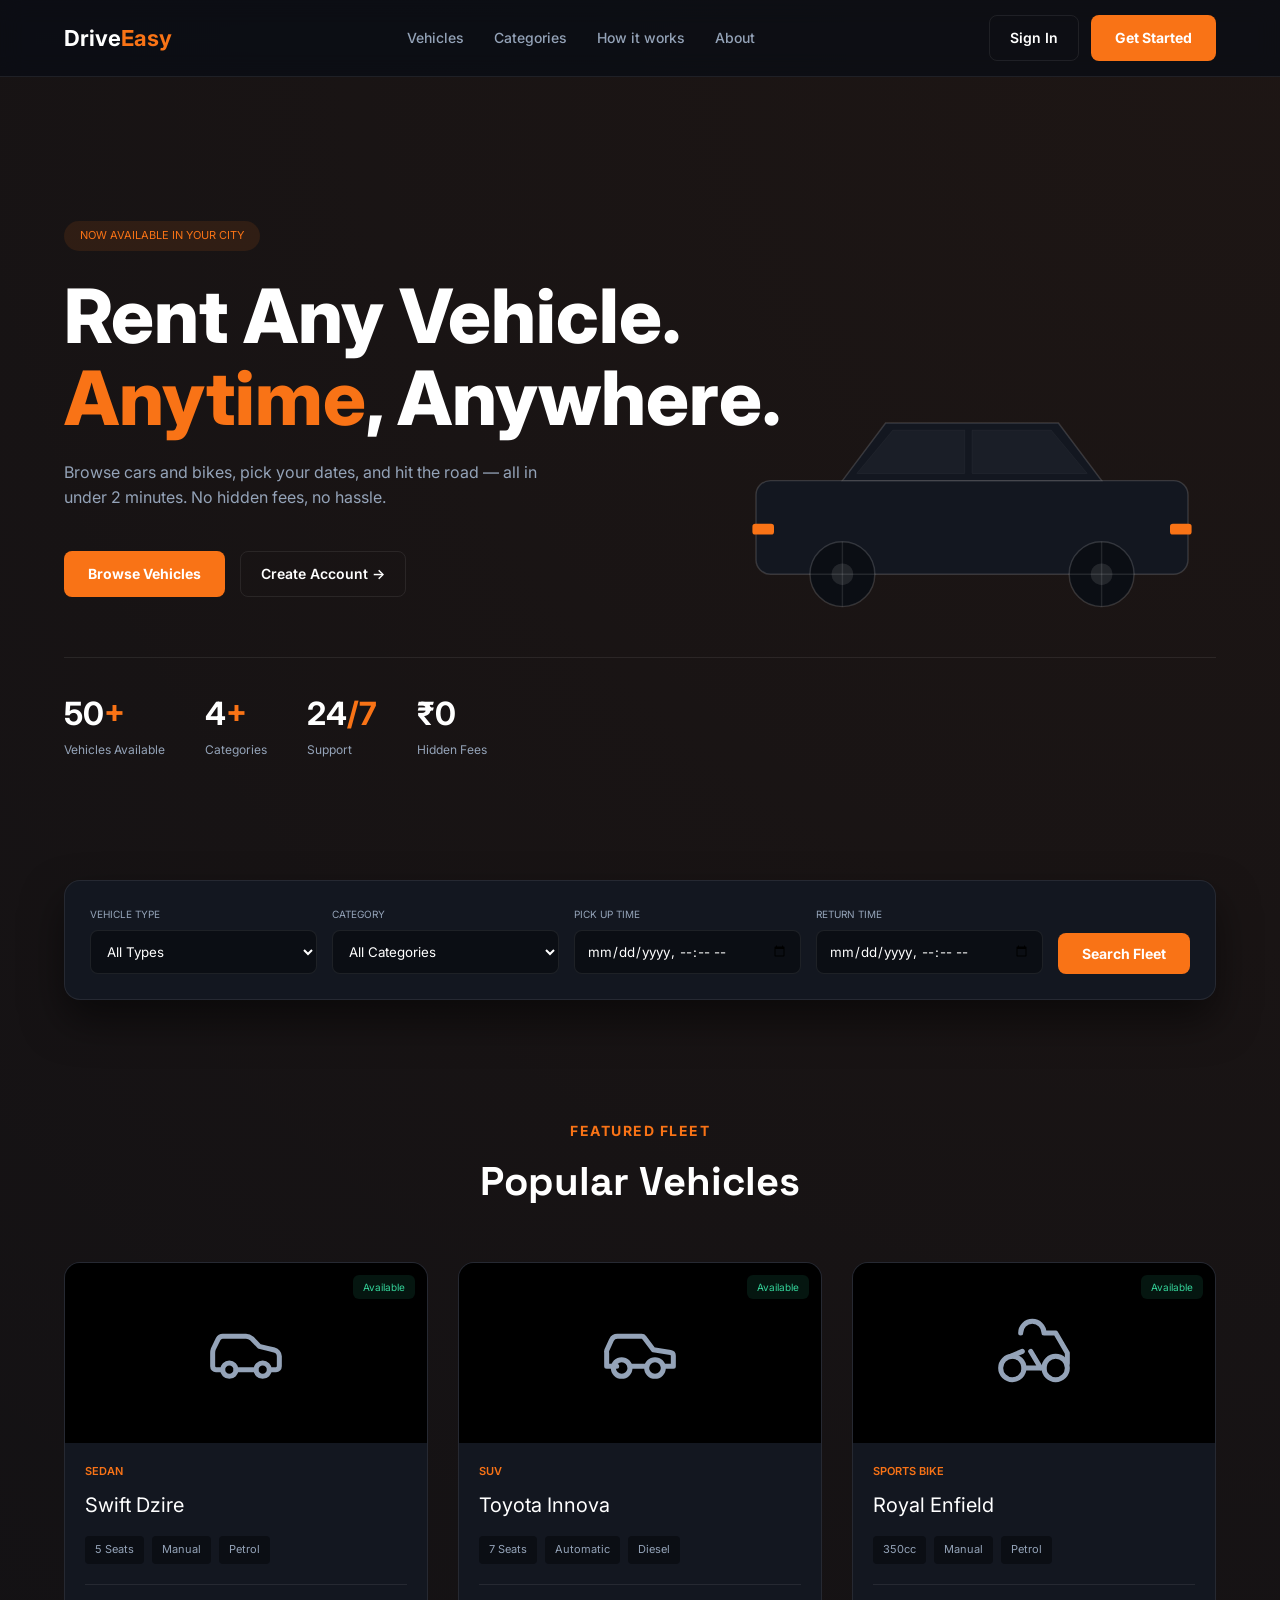
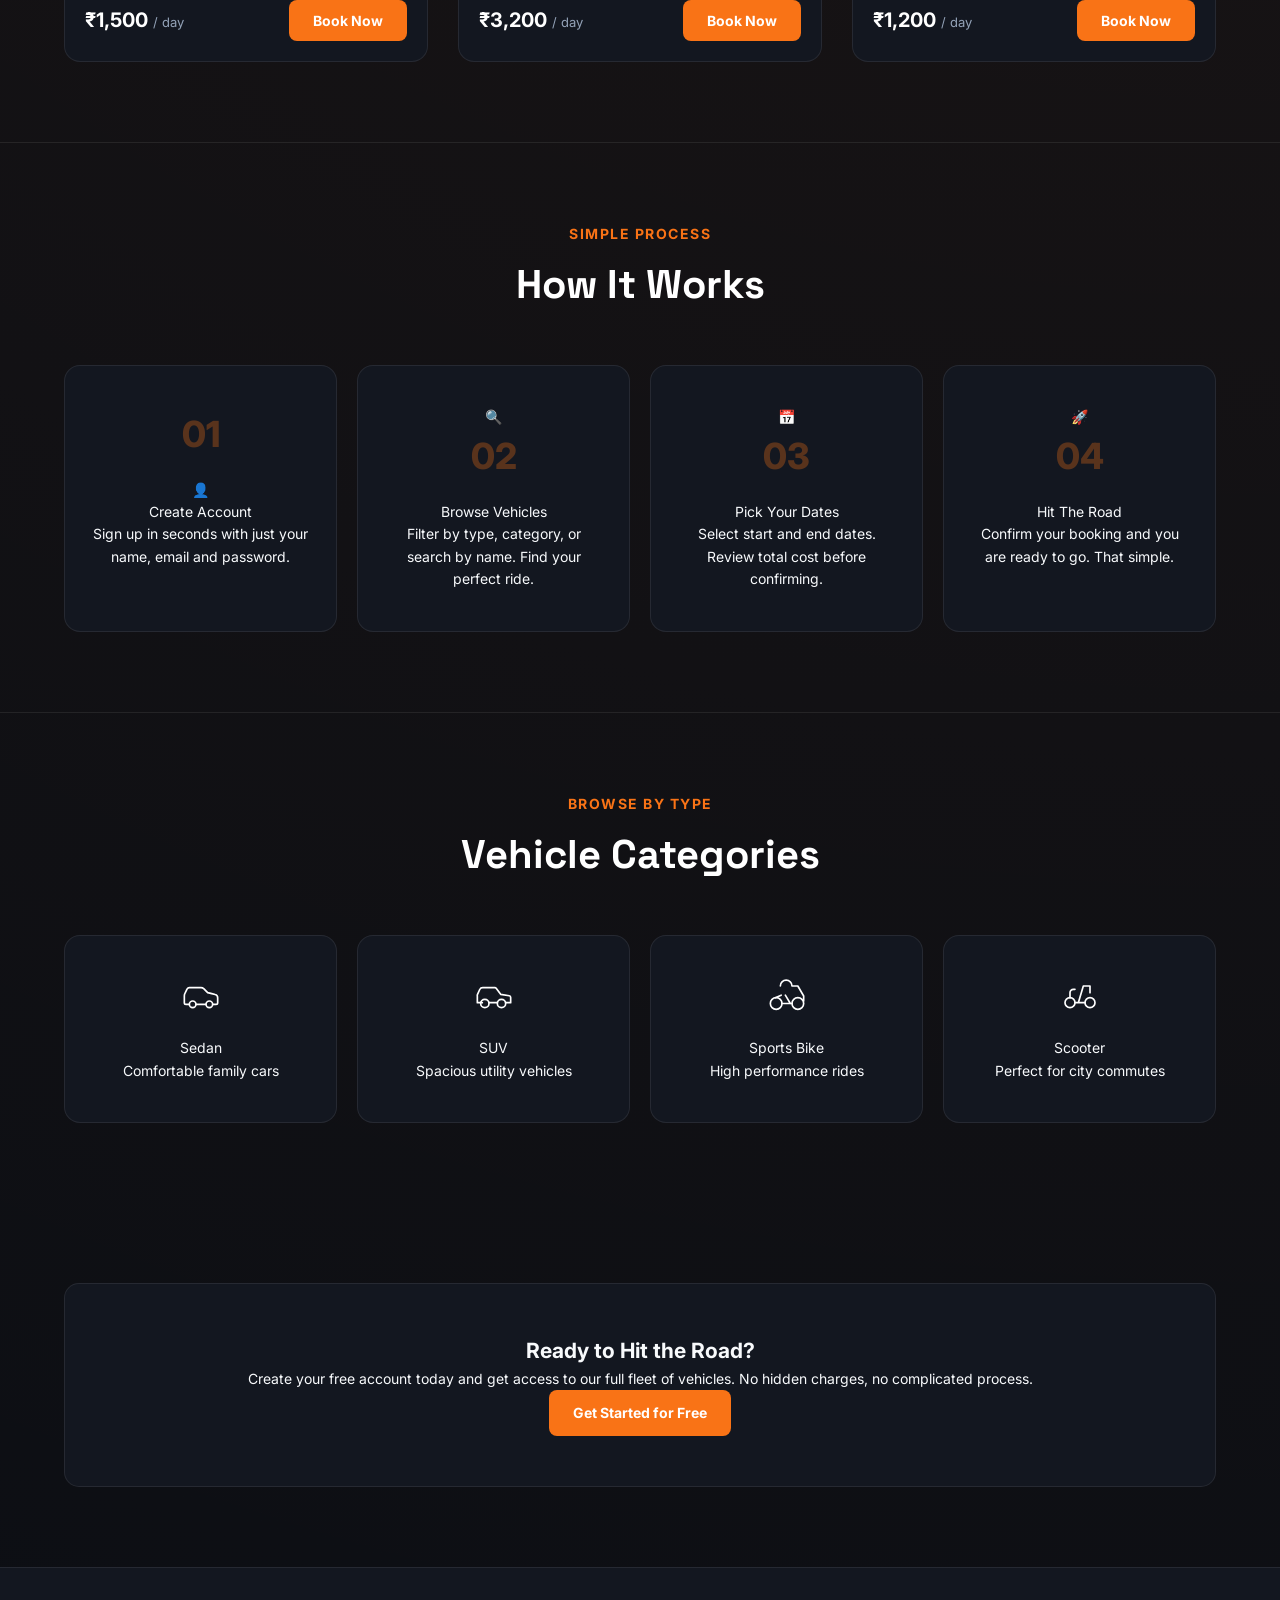
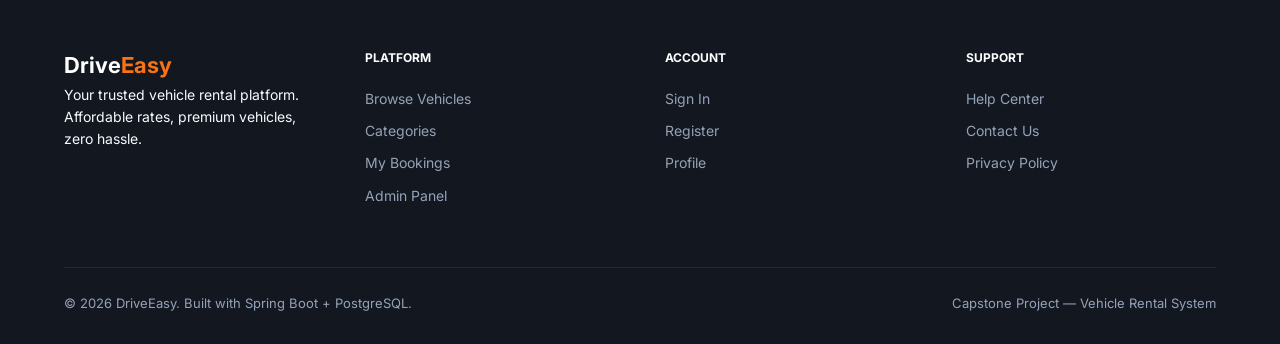
<file: Capstone_VehicleRentalSystem/frontend/index.html>
<!DOCTYPE html>
<html lang="en">
<head>
    <meta charset="UTF-8">
    <meta name="viewport" content="width=device-width, initial-scale=1.0">
    <title>DriveEasy — Vehicle Rental</title>
    <link href="https://fonts.googleapis.com/css2?family=Space+Grotesk:wght@500;600;700&family=Inter:wght@400;500;600&family=JetBrains+Mono:wght@500&display=swap" rel="stylesheet">

    <link rel="stylesheet" href="css/global.css">
    <link rel="stylesheet" href="css/index.css">
    <style>
        /* This ensures smooth scrolling when clicking nav links */
        html {
            scroll-behavior: smooth;
        }
    </style>
</head>
<body>

<nav>
    <a href="index.html" class="logo">Drive<span>Easy</span></a>
    <ul>
        <li><a href="vehicles.html">Vehicles</a></li>
        <li><a href="#categories">Categories</a></li>
        <li><a href="#how">How it works</a></li>
        <li><a href="#about">About</a></li>
    </ul>
    <div class="nav-cta">
        <a href="login.html" class="btn-outline">Sign In</a>
        <a href="register.html" class="btn-accent">Get Started</a>
    </div>
</nav>

<section class="hero">
    <div class="hero-tag reveal-1">Now available in your city</div>
    <h1 class="reveal-2">Rent Any Vehicle.<br><em>Anytime</em>, Anywhere.</h1>
    <p class="hero-sub reveal-3">Browse cars and bikes, pick your dates, and hit the road — all in under 2 minutes. No hidden fees, no hassle.</p>

    <div class="hero-actions reveal-4">
        <a href="vehicles.html" class="btn-hero">Browse Vehicles</a>
        <a href="register.html" class="btn-ghost">Create Account →</a>
    </div>

    <div class="hero-stats reveal-4">
        <div><div class="stat-num">50<span>+</span></div><div class="stat-label">Vehicles Available</div></div>
        <div><div class="stat-num">4<span>+</span></div><div class="stat-label">Categories</div></div>
        <div><div class="stat-num">24<span>/7</span></div><div class="stat-label">Support</div></div>
        <div><div class="stat-num">₹0</div><div class="stat-label">Hidden Fees</div></div>
    </div>

    <img src="resources/car.svg" alt="Static Car" class="hero-visual reveal-3">
</section>

<section class="search-section scroll-reveal">
    <div class="search-card">
        <div class="search-field">
            <label>Vehicle Type</label>
            <select id="typeFilter">
                <option value="">All Types</option>
                <option value="CAR">Car</option>
                <option value="BIKE">Bike</option>
            </select>
        </div>
        <div class="search-field">
            <label>Category</label>
            <select id="categoryFilter">
                <option value="">All Categories</option>
                <option value="sedan">Sedan</option>
                <option value="suv">SUV</option>
                <option value="bike">Sports Bike</option>
                <option value="scooter">Scooter</option>
            </select>
        </div>
        <div class="search-field">
            <label>Pick Up Time</label>
            <input type="datetime-local" id="startDate">
        </div>
        <div class="search-field">
            <label>Return Time</label>
            <input type="datetime-local" id="endDate">
        </div>
        <button class="btn-search" onclick="handleSearch()">Search Fleet</button>
    </div>
</section>

<section class="vehicles-section scroll-reveal">
    <div class="section-header">
        <span class="section-subtitle">Featured Fleet</span>
        <h2>Popular Vehicles</h2>
    </div>
    <div class="vehicles-grid">

        <div class="vehicle-card" onclick="window.location.href='vehicles.html'">
            <div class="vehicle-img">
                <svg xmlns="http://www.w3.org/2000/svg" viewBox="0 0 24 24" fill="none" stroke-linecap="round" stroke-linejoin="round">
                    <path d="M19 17h2c.6 0 1-.4 1-1v-3c0-.9-.7-1.7-1.5-1.9C18.7 10.6 16 10 16 10s-1.3-1.4-2.2-2.3c-.5-.4-1.1-.7-1.8-.7H5c-.6 0-1.1.4-1.4.9l-1.4 2.9A3.7 3.7 0 0 0 2 12v4c0 .6.4 1 1 1h2"/>
                    <circle cx="7" cy="17" r="2"/><path d="M9 17h6"/><circle cx="17" cy="17" r="2"/>
                </svg>
                <div class="vehicle-badge">Available</div>
            </div>
            <div class="vehicle-info">
                <div class="vehicle-cat">Sedan</div><div class="vehicle-name">Swift Dzire</div>
                <div class="vehicle-tags"><span class="tag">5 Seats</span><span class="tag">Manual</span><span class="tag">Petrol</span></div>
                <div class="vehicle-footer"><div class="vehicle-price">₹1,500 <span>/ day</span></div><button class="btn-accent">Book Now</button></div>
            </div>
        </div>

        <div class="vehicle-card" onclick="window.location.href='vehicles.html'">
            <div class="vehicle-img">
                <svg xmlns="http://www.w3.org/2000/svg" viewBox="0 0 24 24" fill="none" stroke-linecap="round" stroke-linejoin="round">
                    <path d="M14 16H9m10 0h3v-3.15a1 1 0 0 0-.84-.99L16 11l-2.7-3.6a1 1 0 0 0-.8-.4H5.24a2 2 0 0 0-1.8 1.1l-1.4 3.1A1.5 1.5 0 0 0 2 12v4h3"/>
                    <circle cx="6.5" cy="16.5" r="2.5"/><circle cx="16.5" cy="16.5" r="2.5"/>
                </svg>
                <div class="vehicle-badge">Available</div>
            </div>
            <div class="vehicle-info">
                <div class="vehicle-cat">SUV</div><div class="vehicle-name">Toyota Innova</div>
                <div class="vehicle-tags"><span class="tag">7 Seats</span><span class="tag">Automatic</span><span class="tag">Diesel</span></div>
                <div class="vehicle-footer"><div class="vehicle-price">₹3,200 <span>/ day</span></div><button class="btn-accent">Book Now</button></div>
            </div>
        </div>

        <div class="vehicle-card" onclick="window.location.href='vehicles.html'">
            <div class="vehicle-img">
                <svg xmlns="http://www.w3.org/2000/svg" viewBox="0 0 24 24" fill="none" stroke-linecap="round" stroke-linejoin="round">
                    <circle cx="5.5" cy="16.5" r="3.5"/><circle cx="18.5" cy="16.5" r="3.5"/>
                    <path d="M15 6h3.5L22 12v3M9 16.5h6M11 11.5l3 5M8.5 11.5 5 13M15 6a3.5 3.5 0 1 0-7 0"/>
                </svg>
                <div class="vehicle-badge">Available</div>
            </div>
            <div class="vehicle-info">
                <div class="vehicle-cat">Sports Bike</div><div class="vehicle-name">Royal Enfield</div>
                <div class="vehicle-tags"><span class="tag">350cc</span><span class="tag">Manual</span><span class="tag">Petrol</span></div>
                <div class="vehicle-footer"><div class="vehicle-price">₹1,200 <span>/ day</span></div><button class="btn-accent">Book Now</button></div>
            </div>
        </div>

    </div>
</section>

<section id="how" class="how-section scroll-reveal">
    <div class="section-header">
        <span class="section-subtitle">Simple Process</span>
        <h2>How It Works</h2>
    </div>
    <div class="steps-grid">
        <div class="step"><div class="step-num">01</div><span class="step-icon">👤</span><div class="step-title">Create Account</div><div class="step-desc">Sign up in seconds with just your name, email and password.</div></div>
        <div class="step"><span class="step-icon">🔍</span><div class="step-num">02</div><div class="step-title">Browse Vehicles</div><div class="step-desc">Filter by type, category, or search by name. Find your perfect ride.</div></div>
        <div class="step"><span class="step-icon">📅</span><div class="step-num">03</div><div class="step-title">Pick Your Dates</div><div class="step-desc">Select start and end dates. Review total cost before confirming.</div></div>
        <div class="step"><span class="step-icon">🚀</span><div class="step-num">04</div><div class="step-title">Hit The Road</div><div class="step-desc">Confirm your booking and you are ready to go. That simple.</div></div>
    </div>
</section>

<section id="categories" class="categories-section scroll-reveal">
    <div class="section-header">
        <span class="section-subtitle">Browse By Type</span>
        <h2>Vehicle Categories</h2>
    </div>
    <div class="categories-grid">
        <div class="cat-card" onclick="window.location.href='vehicles.html'">
            <div class="cat-icon"><svg xmlns="http://www.w3.org/2000/svg" viewBox="0 0 24 24" fill="none" stroke-linecap="round" stroke-linejoin="round"><path d="M19 17h2c.6 0 1-.4 1-1v-3c0-.9-.7-1.7-1.5-1.9C18.7 10.6 16 10 16 10s-1.3-1.4-2.2-2.3c-.5-.4-1.1-.7-1.8-.7H5c-.6 0-1.1.4-1.4.9l-1.4 2.9A3.7 3.7 0 0 0 2 12v4c0 .6.4 1 1 1h2"/><circle cx="7" cy="17" r="2"/><path d="M9 17h6"/><circle cx="17" cy="17" r="2"/></svg></div>
            <div class="cat-name">Sedan</div><div class="cat-count">Comfortable family cars</div>
        </div>
        <div class="cat-card" onclick="window.location.href='vehicles.html'">
            <div class="cat-icon"><svg xmlns="http://www.w3.org/2000/svg" viewBox="0 0 24 24" fill="none" stroke-linecap="round" stroke-linejoin="round"><path d="M14 16H9m10 0h3v-3.15a1 1 0 0 0-.84-.99L16 11l-2.7-3.6a1 1 0 0 0-.8-.4H5.24a2 2 0 0 0-1.8 1.1l-1.4 3.1A1.5 1.5 0 0 0 2 12v4h3"/><circle cx="6.5" cy="16.5" r="2.5"/><circle cx="16.5" cy="16.5" r="2.5"/></svg></div>
            <div class="cat-name">SUV</div><div class="cat-count">Spacious utility vehicles</div>
        </div>
        <div class="cat-card" onclick="window.location.href='vehicles.html'">
            <div class="cat-icon"><svg xmlns="http://www.w3.org/2000/svg" viewBox="0 0 24 24" fill="none" stroke-linecap="round" stroke-linejoin="round"><circle cx="5.5" cy="16.5" r="3.5"/><circle cx="18.5" cy="16.5" r="3.5"/><path d="M15 6h3.5L22 12v3M9 16.5h6M11 11.5l3 5M8.5 11.5 5 13M15 6a3.5 3.5 0 1 0-7 0"/></svg></div>
            <div class="cat-name">Sports Bike</div><div class="cat-count">High performance rides</div>
        </div>
        <div class="cat-card" onclick="window.location.href='vehicles.html'">
            <div class="cat-icon"><svg xmlns="http://www.w3.org/2000/svg" viewBox="0 0 24 24" fill="none" stroke-linecap="round" stroke-linejoin="round"><circle cx="6" cy="16" r="3"/><circle cx="18" cy="16" r="3"/><path d="M9 16h6M14 6h4v4M14 6l-3 10M6 13v-3a2 2 0 0 1 2-2h1"/></svg></div>
            <div class="cat-name">Scooter</div><div class="cat-count">Perfect for city commutes</div>
        </div>
    </div>
</section>

<section class="cta-section scroll-reveal">
    <div class="cta-card">
        <h2>Ready to Hit the Road?</h2>
        <p>Create your free account today and get access to our full fleet of vehicles. No hidden charges, no complicated process.</p>
        <a href="register.html" class="btn-cta">Get Started for Free</a>
    </div>
</section>

<footer id="about" class="scroll-reveal">
    <div class="footer-top">
        <div class="footer-brand">
            <div class="logo">Drive<span>Easy</span></div>
            <p>Your trusted vehicle rental platform. Affordable rates, premium vehicles, zero hassle.</p>
        </div>
        <div class="footer-links">
            <h4>Platform</h4>
            <ul>
                <li><a href="vehicles.html">Browse Vehicles</a></li>
                <li><a href="#categories">Categories</a></li>
                <li><a href="profile.html">My Bookings</a></li>
                <li><a href="admin.html">Admin Panel</a></li>
            </ul>
        </div>
        <div class="footer-links">
            <h4>Account</h4>
            <ul>
                <li><a href="login.html">Sign In</a></li>
                <li><a href="register.html">Register</a></li>
                <li><a href="profile.html">Profile</a></li>
            </ul>
        </div>
        <div class="footer-links">
            <h4>Support</h4>
            <ul><li><a href="#">Help Center</a></li><li><a href="#">Contact Us</a></li><li><a href="#">Privacy Policy</a></li></ul>
        </div>
    </div>
    <div class="footer-bottom">
        <p>© 2026 DriveEasy. Built with Spring Boot + PostgreSQL.</p>
        <p>Capstone Project — Vehicle Rental System</p>
    </div>
</footer>

<div class="toast" id="toast"></div>

<script src="config/config.js"></script>
<script src="js/index.js"></script>
</body>
</html>
</file>
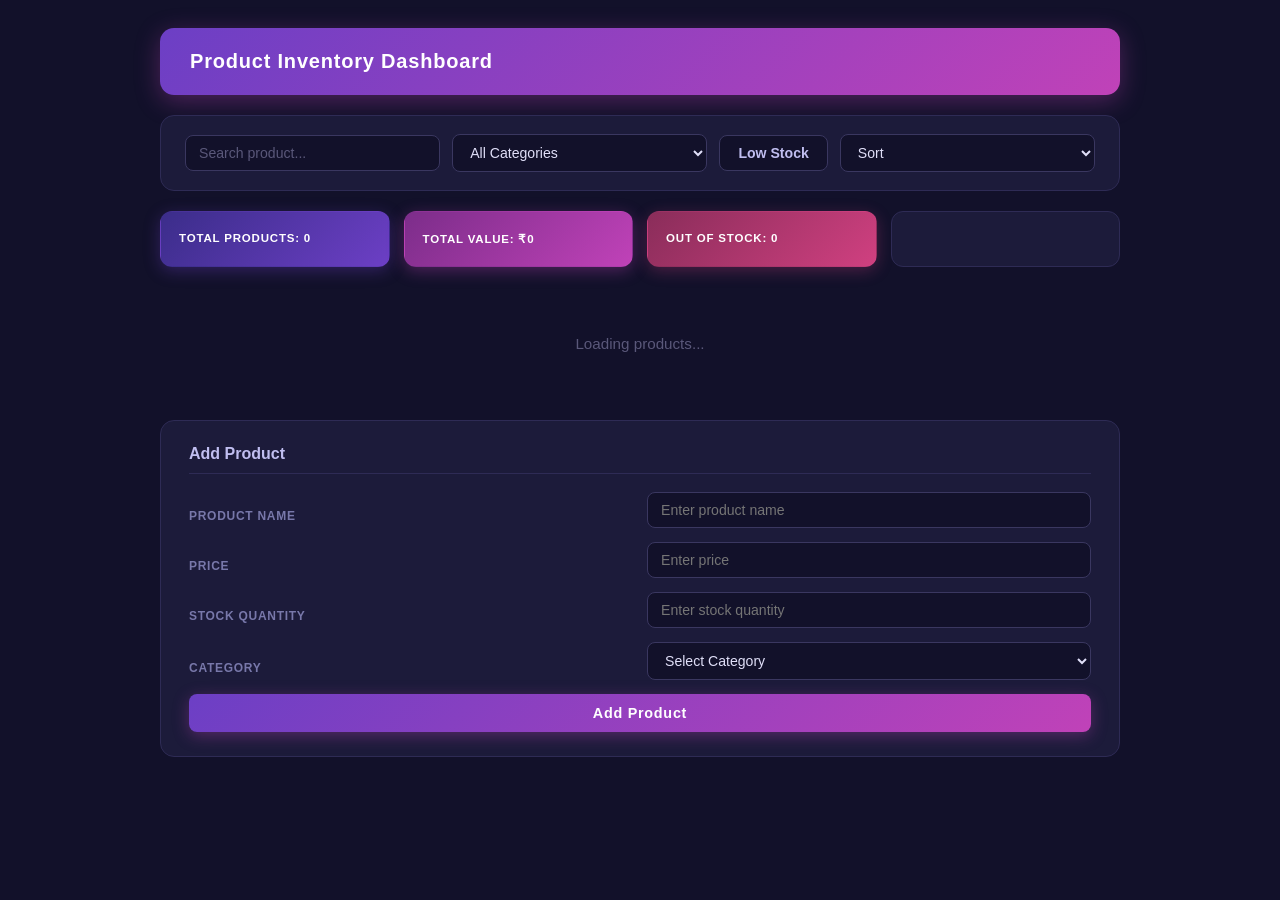
<file: out/production/git-assignment/gourav_frontend/mini_app/product_inventory_dashboard/index.html>
<!DOCTYPE html>
<html lang="en">
<head>
  <meta charset="UTF-8">
  <title>Product Inventory Dashboard</title>
  <link rel="stylesheet" href="css/style.css">
</head>
<body>

  <!-- 1. Header -->
  <header>
    <h1>Product Inventory Dashboard</h1>
  </header>

  <!-- 2. Controls Section -->
  <section id="controls">
    <input type="text" id="searchInput" placeholder="Search product...">

    <select id="categoryFilter">
      <option value="all">All Categories</option>
    </select>

    <button id="lowStockBtn">Low Stock</button>

    <select id="sortSelect">
      <option value="">Sort</option>
      <option value="low">Price Low → High</option>
      <option value="high">Price High → Low</option>
      <option value="az">A → Z</option>
      <option value="za">Z → A</option>
    </select>
  </section>

  <!-- 3. Analytics Section -->
  <section id="analytics">
    <div id="totalProducts">Total Products: 0</div>
    <div id="totalValue">Total Value: ₹0</div>
    <div id="outOfStock">Out of Stock: 0</div>
    <div id="categoryStats"></div>
  </section>

  <!-- 4. Product Grid -->
  <section id="productGrid">
    
  </section>

  <!-- 5. Add Product Form -->
  <section id="formSection">
    <h2>Add Product</h2>

    <form id="productForm">

      <label for="name">Product Name</label>
      <input type="text" id="name" placeholder="Enter product name" required>

      <label for="price">Price</label>
      <input type="number" id="price" placeholder="Enter price" required>

      <label for="stock">Stock Quantity</label>
      <input type="number" id="stock" placeholder="Enter stock quantity" required>

      <label for="category">Category</label>
      <select id="category" required>
        <option value="">Select Category</option>
        <option value="electronics">Electronics</option>
        <option value="clothing">Clothing</option>
        <option value="books">Books</option>
        <option value="accessories">Accessories</option>
      </select>

      <button type="submit">Add Product</button>
    </form>
  </section>

  <script src="js/script.js"></script>
</body>
</html>
</file>
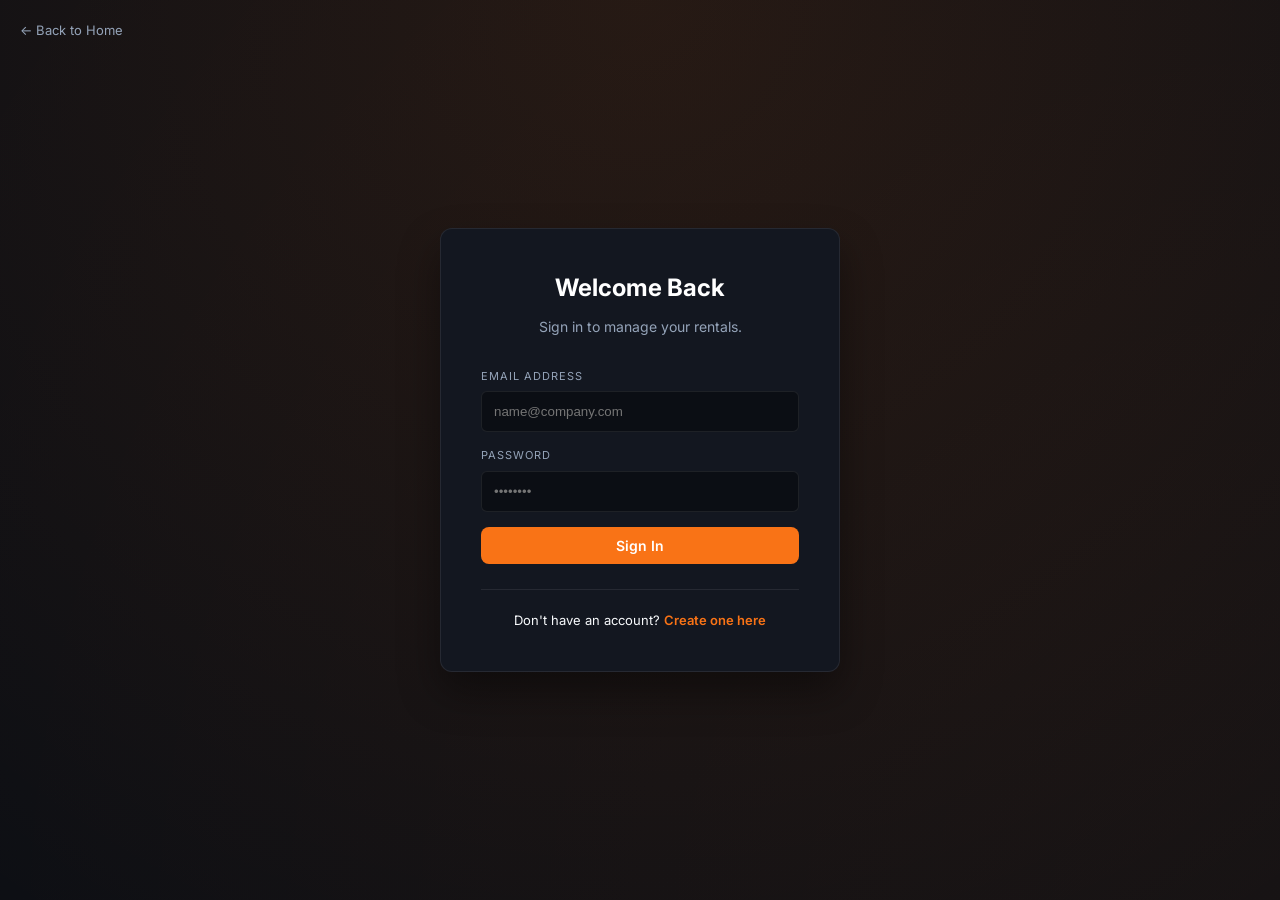
<file: Capstone_VehicleRentalSystem/frontend/admin.html>
<!DOCTYPE html>
<html lang="en">
<head>
    <meta charset="UTF-8">
    <meta name="viewport" content="width=device-width, initial-scale=1.0">
    <title>Admin Dashboard - DriveEasy</title>
    <link rel="stylesheet" href="css/global.css">
    <link rel="stylesheet" href="css/admin.css">
</head>
<body>

<div id="toast" class="toast"></div>

<div class="admin-layout">
    <aside class="admin-sidebar">
        <div class="sidebar-brand">
            <h2>Drive<span>Easy</span> Admin</h2>
        </div>
        <div class="sidebar-nav">
            <button class="nav-btn active" onclick="switchTab('tab-dashboard', this)">Dashboard Overview</button>
            <button class="nav-btn" onclick="switchTab('tab-fleet', this)">Manage Fleet</button>
            <button class="nav-btn" onclick="switchTab('tab-bookings', this)">All Bookings</button>
            <button class="nav-btn" onclick="switchTab('tab-users', this)">Users</button>
        </div>
        <button class="nav-btn logout-btn" onclick="logout()">Logout</button>
    </aside>

    <main class="admin-content">
        <header class="admin-header">
            <div>
                <h1 id="page-title">Dashboard Overview</h1>
                <p>Welcome back, Admin. Manage your fleet and users here.</p>
            </div>
            <button class="btn-primary" onclick="openAddModal()">+ Add New Vehicle</button>
        </header>

        <div id="tab-dashboard" class="admin-tab-section">
            <div class="stats-grid">
                <div class="stat-card">
                    <p>Total Fleet</p>
                    <h3 id="stat-total-cars">0</h3>
                </div>
                <div class="stat-card">
                    <p>Active Bookings</p>
                    <h3 id="stat-active-bookings">0</h3>
                </div>
                <div class="stat-card">
                    <p>Available</p>
                    <h3 id="stat-available">0</h3>
                </div>
            </div>
        </div>

        <div id="tab-fleet" class="admin-tab-section" style="display: none;">
            <div class="admin-panel">
                <div class="table-responsive">
                    <table class="admin-table">
                        <thead>
                        <tr>
                            <th>ID</th>
                            <th>Name</th>
                            <th>Type</th>
                            <th>Price</th>
                            <th>Status</th>
                            <th>Actions</th>
                        </tr>
                        </thead>
                        <tbody id="adminFleetTable"></tbody>
                    </table>
                </div>
            </div>
        </div>

        <div id="tab-bookings" class="admin-tab-section" style="display: none;">
            <div class="admin-panel">
                <div class="panel-header"><h3>Customer Bookings</h3></div>
                <div class="table-responsive">
                    <table class="admin-table">
                        <thead>
                        <tr>
                            <th>ID</th>
                            <th>Vehicle Name</th>
                            <th>Start Date</th>
                            <th>End Date</th>
                            <th>Status</th>
                        </tr>
                        </thead>
                        <tbody id="adminBookingsTable"></tbody>
                    </table>
                </div>
            </div>
        </div>

        <div id="tab-users" class="admin-tab-section" style="display: none;">
            <div class="admin-panel">
                <div class="panel-header"><h3>Registered Users</h3></div>
                <div class="table-responsive">
                    <table class="admin-table">
                        <thead>
                        <tr>
                            <th>ID</th>
                            <th>Name</th>
                            <th>Email</th>
                            <th>Role</th>
                        </tr>
                        </thead>
                        <tbody id="adminUsersTable"></tbody>
                    </table>
                </div>
            </div>
        </div>
    </main>
</div>

<div class="modal-overlay" id="addVehicleModal">
    <div class="modal-content">
        <button class="modal-close" onclick="closeAddModal()">×</button>
        <h3>Add New Vehicle</h3>
        <form id="addVehicleForm" onsubmit="submitNewVehicle(event)">
            <div class="form-grid">
                <div class="field">
                    <label>Vehicle Name</label>
                    <input type="text" id="vName" placeholder="e.g. Kia Sonet" required>
                </div>
                <div class="field">
                    <label>Registration Number (Plate)</label>
                    <input type="text" id="regNumber" placeholder="e.g., MP48-AB-1234" required>
                </div>
                <div class="field">
                    <label>Type</label>
                    <select id="vType" required>
                        <option value="CAR">Car</option>
                        <option value="BIKE">Bike</option>
                    </select>
                </div>
                <div class="field">
                    <label>Category</label>
                    <select id="vCategory" required onchange="toggleCustomCategory()">
                        <option value="" disabled selected>-- Select Category --</option>
                        <option value="OTHER" style="font-weight:bold; color:var(--accent);">+ Add New Category</option>
                    </select>
                </div>
                <div class="field" id="customCategoryDiv" style="display: none;">
                    <label>New Category Name</label>
                    <input type="text" id="vCustomCategory" placeholder="e.g. Compact SUV">
                </div>
                <div class="field">
                    <label>Price/Day (₹)</label>
                    <input type="number" id="vPrice" placeholder="0.00" required>
                </div>
                <div class="field">
                    <label>Description</label>
                    <input type="text" id="vDesc" placeholder="Brief vehicle details...">
                </div>
            </div>
            <div class="modal-actions">
                <button type="button" class="btn-outline" onclick="closeAddModal()">Cancel</button>
                <button type="submit" class="btn-accent" id="saveVehicleBtn">Save Vehicle</button>
            </div>
        </form>
    </div>
</div>

<div class="modal-overlay" id="editVehicleModal">
    <div class="modal-content">
        <button class="modal-close" onclick="closeEditModal()">×</button>
        <h3>Edit Vehicle</h3>
        <form id="editVehicleForm" onsubmit="submitEditVehicle(event)">

            <input type="hidden" id="editVehicleId">

            <div class="form-grid">
                <div class="field">
                    <label>Vehicle Name</label>
                    <input type="text" id="editVName" required>
                </div>
                <div class="field">
                    <label>Registration Number (Plate)</label>
                    <input type="text" id="editRegNumber" required>
                </div>
                <div class="field">
                    <label>Type</label>
                    <select id="editVType" required>
                        <option value="CAR">Car</option>
                        <option value="BIKE">Bike</option>
                    </select>
                </div>
                <div class="field">
                    <label>Category</label>
                    <select id="editVCategory" required>
                        <option value="" disabled selected>-- Select Category --</option>
                    </select>
                </div>
                <div class="field">
                    <label>Price/Day (₹)</label>
                    <input type="number" id="editVPrice" required>
                </div>
                <div class="field">
                    <label>Description</label>
                    <input type="text" id="editVDesc">
                </div>
            </div>
            <div class="modal-actions">
                <button type="button" class="btn-outline" onclick="closeEditModal()">Cancel</button>
                <button type="submit" class="btn-accent" id="updateVehicleBtn">Save Changes</button>
            </div>
        </form>
    </div>
</div>

<script src="config/config.js"></script>
<script src="js/admin.js"></script>
</body>
</html>
</file>
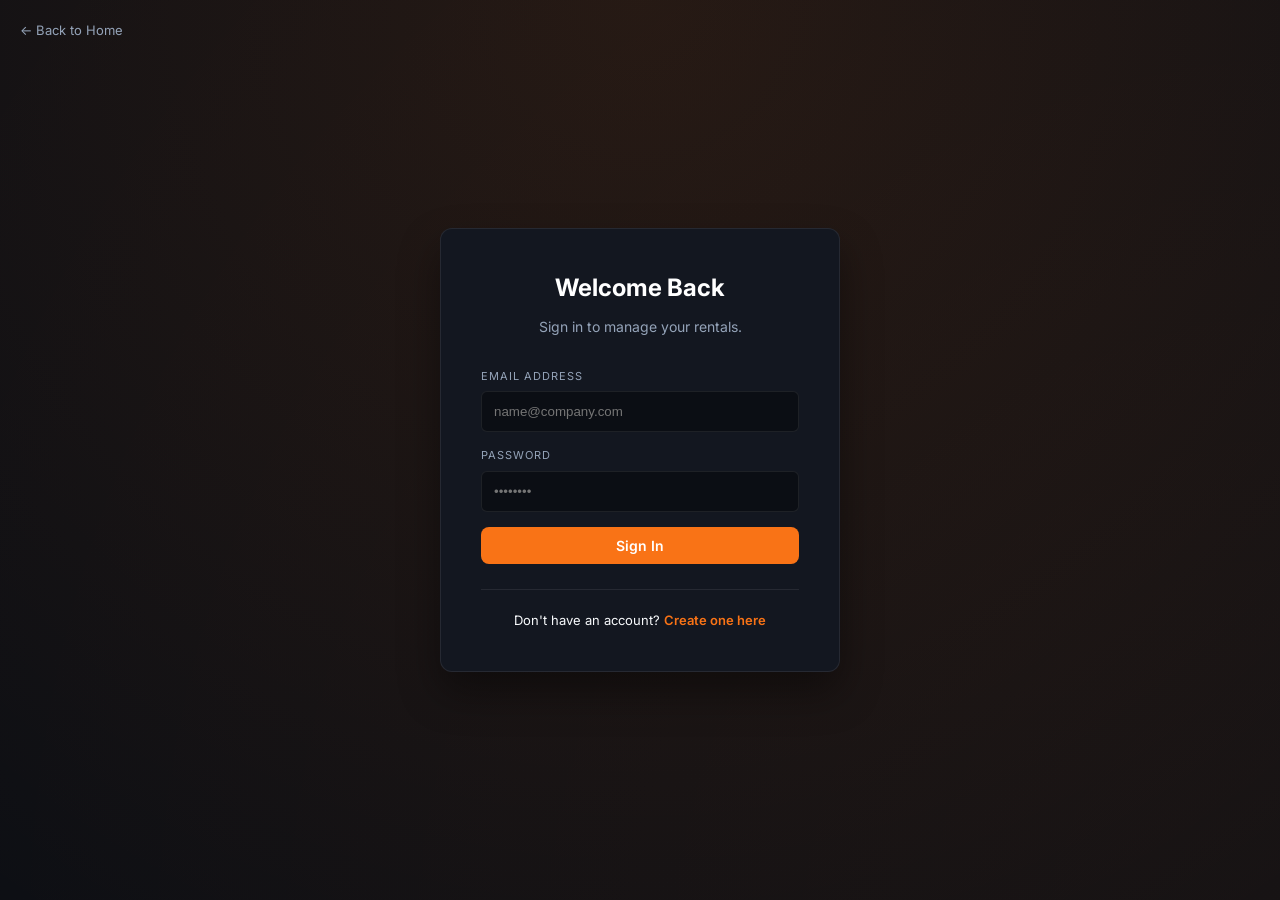
<file: Capstone_VehicleRentalSystem/frontend/login.html>
<!DOCTYPE html>
<html lang="en">
<head>
  <!-- Basic meta configuration -->
  <meta charset="UTF-8">
  <meta name="viewport" content="width=device-width, initial-scale=1.0">

  <!-- Page title -->
  <title>Sign In — DriveEasy</title>

  <!-- External fonts for styling -->
  <link href="https://fonts.googleapis.com/css2?family=Space+Grotesk:wght@500;600;700&family=Inter:wght@400;500;600&family=JetBrains+Mono:wght@500&display=swap" rel="stylesheet">

  <!-- Global and authentication-specific styles -->
  <link rel="stylesheet" href="css/global.css">
  <link rel="stylesheet" href="css/auth.css">
</head>

<body>

<!-- Navigation link to return to homepage -->
<a href="index.html" class="back-home">← Back to Home</a>

<!-- Main wrapper to center the login card -->
<div class="auth-wrapper">

  <!-- Login card container -->
  <div class="auth-card">

    <!-- Header section (title + subtitle) -->
    <div class="auth-header">
      <h2>Welcome Back</h2>
      <p>Sign in to manage your rentals.</p>
    </div>

    <!-- Login form -->
    <form class="auth-form" id="loginForm">

      <!-- Email input field -->
      <div class="field">
        <label>Email Address</label>
        <input
                type="email"
                id="loginEmail"
                placeholder="name@company.com"
                required>
      </div>

      <!-- Password input field -->
      <div class="field">
        <label>Password</label>
        <input
                type="password"
                id="loginPassword"
                placeholder="••••••••"
                required>
      </div>

      <!-- Submit button -->
      <button
              type="submit"
              class="btn-accent"
              id="loginBtn">
        Sign In
      </button>
    </form>

    <!-- Footer with redirect to registration page -->
    <div class="auth-footer">
      Don't have an account?
      <a href="register.html">Create one here</a>
    </div>

  </div>
</div>

<!-- Toast notification container (used for showing messages) -->
<div class="toast" id="toast"></div>

<!-- JavaScript configuration (API base URL, etc.) -->
<script src="config/config.js"></script>

<!-- Authentication logic (login handling, validation, API calls) -->
<script src="js/auth.js"></script>

</body>
</html>
</file>
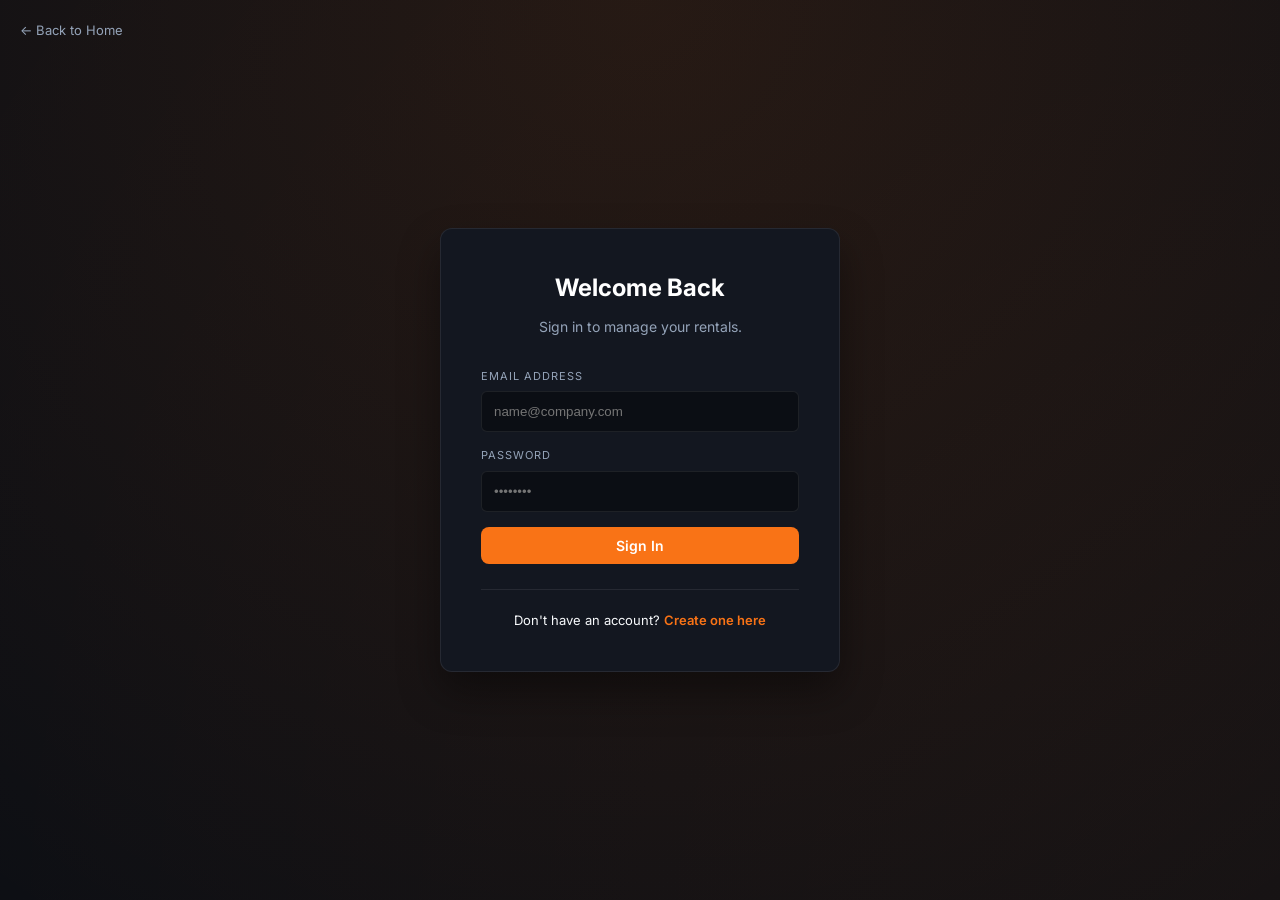
<file: Capstone_VehicleRentalSystem/frontend/profile.html>
<!DOCTYPE html>
<html lang="en">
<head>
    <meta charset="UTF-8">
    <meta name="viewport" content="width=device-width, initial-scale=1.0">
    <title>My Dashboard — DriveEasy</title>

    <link href="https://fonts.googleapis.com/css2?family=Space+Grotesk:wght@500;600;700&family=Inter:wght@400;500;600&family=JetBrains+Mono:wght@500&display=swap" rel="stylesheet">

    <link rel="stylesheet" href="css/global.css">
    <link rel="stylesheet" href="css/profile.css">
</head>
<body>

<nav>
    <a href="index.html" class="logo">Drive<span>Easy</span></a>
    <ul>
        <li><a href="vehicles.html">Vehicles</a></li>
        <li><a href="index.html">How it works</a></li>
    </ul>
    <div class="nav-cta">
        <a href="vehicles.html" class="btn-accent">Book a Ride</a>
    </div>
</nav>

<div class="dashboard-wrapper">
    <aside class="dash-sidebar">
        <div class="user-welcome">
            <p>Welcome back,</p>
            <h3 id="userNameDisplay">Loading...</h3>
        </div>

        <div class="dash-nav">
            <button class="dash-link active" id="btn-bookings" onclick="switchTab('bookings')">My Bookings</button>
            <button class="dash-link" id="btn-settings" onclick="switchTab('settings')">Account Settings</button>
            <button class="dash-link logout-btn" onclick="handleLogout()">Log Out</button>
        </div>
    </aside>

    <main class="dash-content">
        <section id="bookings" class="tab-pane active">
            <div class="tab-header">
                <h2>My Bookings</h2>
                <p>View and manage your current and past rentals.</p>
            </div>

            <div class="bookings-list" id="bookingsContainer">
                <div class="loading-state" style="text-align: center; padding: 40px; color: var(--muted);">
                    <p>Fetching your bookings...</p>
                </div>
            </div>
        </section>

        <section id="settings" class="tab-pane">
            <div class="tab-header">
                <h2>Account Settings</h2>
                <p>Update your personal details and security preferences.</p>
            </div>

            <form class="settings-form" id="profileForm" onsubmit="updateProfile(event)">
                <div class="field">
                    <label>Full Name</label>
                    <input type="text" id="settingName" placeholder="Your Name" required>
                </div>

                <div class="field">
                    <label>Email Address</label>
                    <input type="email" id="settingEmail" readonly style="opacity: 0.7; cursor: not-allowed;">
                    <small style="color: var(--muted); margin-top: 4px; display: block;">Email cannot be changed.</small>
                </div>

                <div class="settings-divider"></div>

                <div class="field">
                    <label>Update Password</label>
                    <input type="password" id="settingPassword" placeholder="Enter new password to change">
                </div>

                <button type="submit" class="btn-accent" id="saveProfileBtn" style="width: fit-content; margin-top: 16px;">Save Changes</button>
            </form>
        </section>
    </main>
</div>

<div class="toast" id="toast"></div>

<script src="config/config.js"></script>
<script src="js/profile.js"></script>

</body>
</html>
</file>
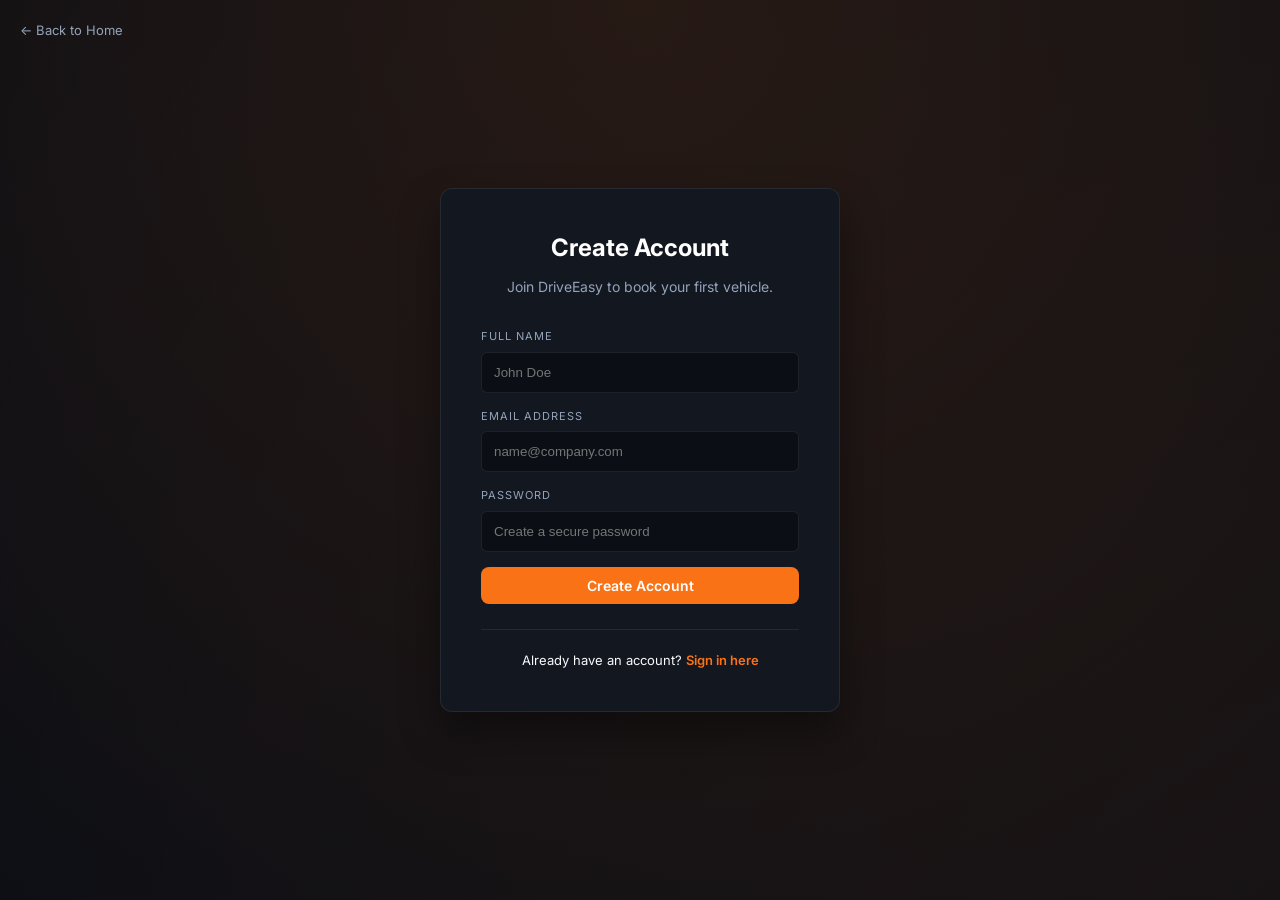
<file: Capstone_VehicleRentalSystem/frontend/register.html>
<!DOCTYPE html>
<html lang="en">
<head>
    <!-- Basic meta configuration -->
    <meta charset="UTF-8">
    <meta name="viewport" content="width=device-width, initial-scale=1.0">

    <!-- Page title -->
    <title>Create Account — DriveEasy</title>

    <!-- External fonts for styling -->
    <link href="https://fonts.googleapis.com/css2?family=Space+Grotesk:wght@500;600;700&family=Inter:wght@400;500;600&family=JetBrains+Mono:wght@500&display=swap" rel="stylesheet">

    <!-- Global and authentication-specific styles -->
    <link rel="stylesheet" href="css/global.css">
    <link rel="stylesheet" href="css/auth.css">
</head>

<body>

<!-- Navigation link to return to homepage -->
<a href="index.html" class="back-home">← Back to Home</a>

<!-- Main wrapper to center the registration card -->
<div class="auth-wrapper">

    <!-- Registration card container -->
    <div class="auth-card">

        <!-- Header section (title + subtitle) -->
        <div class="auth-header">
            <h2>Create Account</h2>
            <p>Join DriveEasy to book your first vehicle.</p>
        </div>

        <!-- Registration form -->
        <form class="auth-form" id="registerForm">

            <!-- Full name input -->
            <div class="field">
                <label>Full Name</label>
                <input
                        type="text"
                        id="regName"
                        placeholder="John Doe"
                        required>
            </div>

            <!-- Email input -->
            <div class="field">
                <label>Email Address</label>
                <input
                        type="email"
                        id="regEmail"
                        placeholder="name@company.com"
                        required>
            </div>

            <!-- Password input -->
            <div class="field">
                <label>Password</label>
                <input
                        type="password"
                        id="regPassword"
                        placeholder="Create a secure password"
                        required>
            </div>

            <!-- Submit button -->
            <button
                    type="submit"
                    class="btn-accent"
                    id="regBtn">
                Create Account
            </button>
        </form>

        <!-- Footer with redirect to login page -->
        <div class="auth-footer">
            Already have an account?
            <a href="login.html">Sign in here</a>
        </div>

    </div>
</div>

<!-- Toast notification container (for success/error messages) -->
<div class="toast" id="toast"></div>

<!-- Configuration script (API base URL, etc.) -->
<script src="config/config.js"></script>

<!-- Authentication logic (register handling, API calls, validation) -->
<script src="js/auth.js"></script>

</body>
</html>
</file>
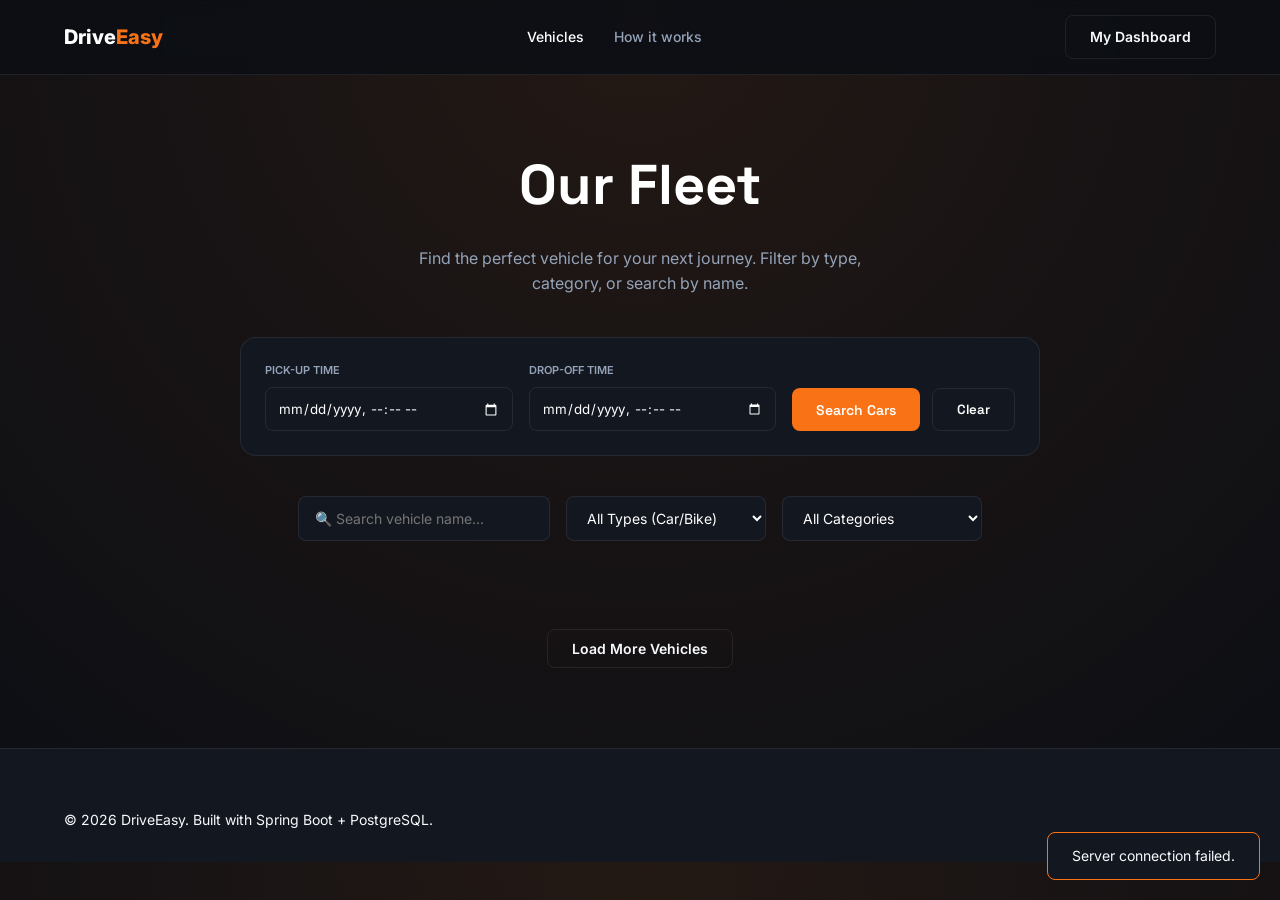
<file: Capstone_VehicleRentalSystem/frontend/vehicles.html>
<!DOCTYPE html>
<html lang="en">
<head>
  <meta charset="UTF-8">
  <meta name="viewport" content="width=device-width, initial-scale=1.0">
  <title>Our Fleet — DriveEasy</title>
  <link href="https://fonts.googleapis.com/css2?family=Space+Grotesk:wght@500;600;700&family=Inter:wght@400;500;600&family=JetBrains+Mono:wght@500&display=swap" rel="stylesheet">

  <link rel="stylesheet" href="css/global.css">
  <link rel="stylesheet" href="css/vehicles.css">
</head>
<body>

<nav>
  <a href="index.html" class="logo">Drive<span>Easy</span></a>
  <ul>
    <li><a href="vehicles.html" style="color: var(--white);">Vehicles</a></li>
    <li><a href="index.html">How it works</a></li>
  </ul>
  <div class="nav-cta">
    <a href="profile.html" id="dashboardBtn" class="btn-outline">My Dashboard</a>
  </div>
</nav>

<header class="fleet-header">
  <h1>Our Fleet</h1>
  <p>Find the perfect vehicle for your next journey. Filter by type, category, or search by name.</p>
</header>

<div class="availability-search">
  <div class="date-field">
    <label for="searchStart">Pick-up Time</label>
    <input type="datetime-local" id="searchStart">
  </div>

  <div class="date-field">
    <label for="searchEnd">Drop-off Time</label>
    <input type="datetime-local" id="searchEnd">
  </div>

  <div class="search-actions">
    <button class="btn-search" onclick="searchVehicles()">Search Cars</button>
    <button class="btn-clear" onclick="loadFleet()">Clear</button>
  </div>
</div>

<div class="filters-bar">
  <input type="text" id="searchName" class="filter-input" placeholder="🔍 Search vehicle name...">

  <select id="filterType" class="filter-input">
    <option value="">All Types (Car/Bike)</option>
    <option value="CAR">Cars</option>
    <option value="BIKE">Bikes</option>
  </select>

  <select id="filterCat" class="filter-input">
    <option value="">All Categories</option>
    <option value="Sedan">Sedan</option>
    <option value="SUV">Suv</option>
    <option value="Luxury">Luxury</option>
    <option value="Sports">Sports</option>
  </select>
</div>

<section class="fleet-section">
  <div class="vehicles-grid" id="fleetGrid">
  </div>

  <div class="pagination">
    <button id="loadMoreBtn" class="btn-ghost" onclick="loadMore()">Load More Vehicles</button>
  </div>
</section>

<footer>
  <div class="footer-bottom" style="margin-top: 0;">
    <p>© 2026 DriveEasy. Built with Spring Boot + PostgreSQL.</p>
  </div>
</footer>

<div class="modal-overlay" id="bookingModal">
  <div class="modal-content" onclick="event.stopPropagation()">
    <button class="modal-close" onclick="closeModal()">✕</button>

    <div class="modal-header">
      <h3>Complete Booking</h3>
      <p id="modalVehicleName">Vehicle Name</p>
    </div>

    <div class="date-grid">
      <div class="date-field">
        <label>Pick-up Time</label>
        <input type="datetime-local" id="bookStart">
      </div>
      <div class="date-field">
        <label>Return Time</label>
        <input type="datetime-local" id="bookEnd">
      </div>
    </div>

    <div class="booking-summary">
      <div class="summary-row">
        <span>Daily Rate</span>
        <span id="modalPricePerDay">₹0 / day</span>
      </div>
      <div class="summary-row">
        <span>Duration</span>
        <span id="summaryDuration">0 hours</span>
      </div>
      <div class="summary-row total">
        <span>Total Cost</span>
        <span id="summaryTotal" style="color: var(--accent);">₹0</span>
      </div>
    </div>

    <div class="modal-actions">
      <button class="btn-outline" onclick="closeModal()">Cancel</button>
      <button class="btn-accent" id="confirmBtn" onclick="confirmBooking()">Confirm Booking</button>
    </div>
  </div>
</div>

<div class="toast" id="toast"></div>

<script src="config/config.js"></script>
<script src="js/vehicles.js"></script>

</body>
</html>
</file>
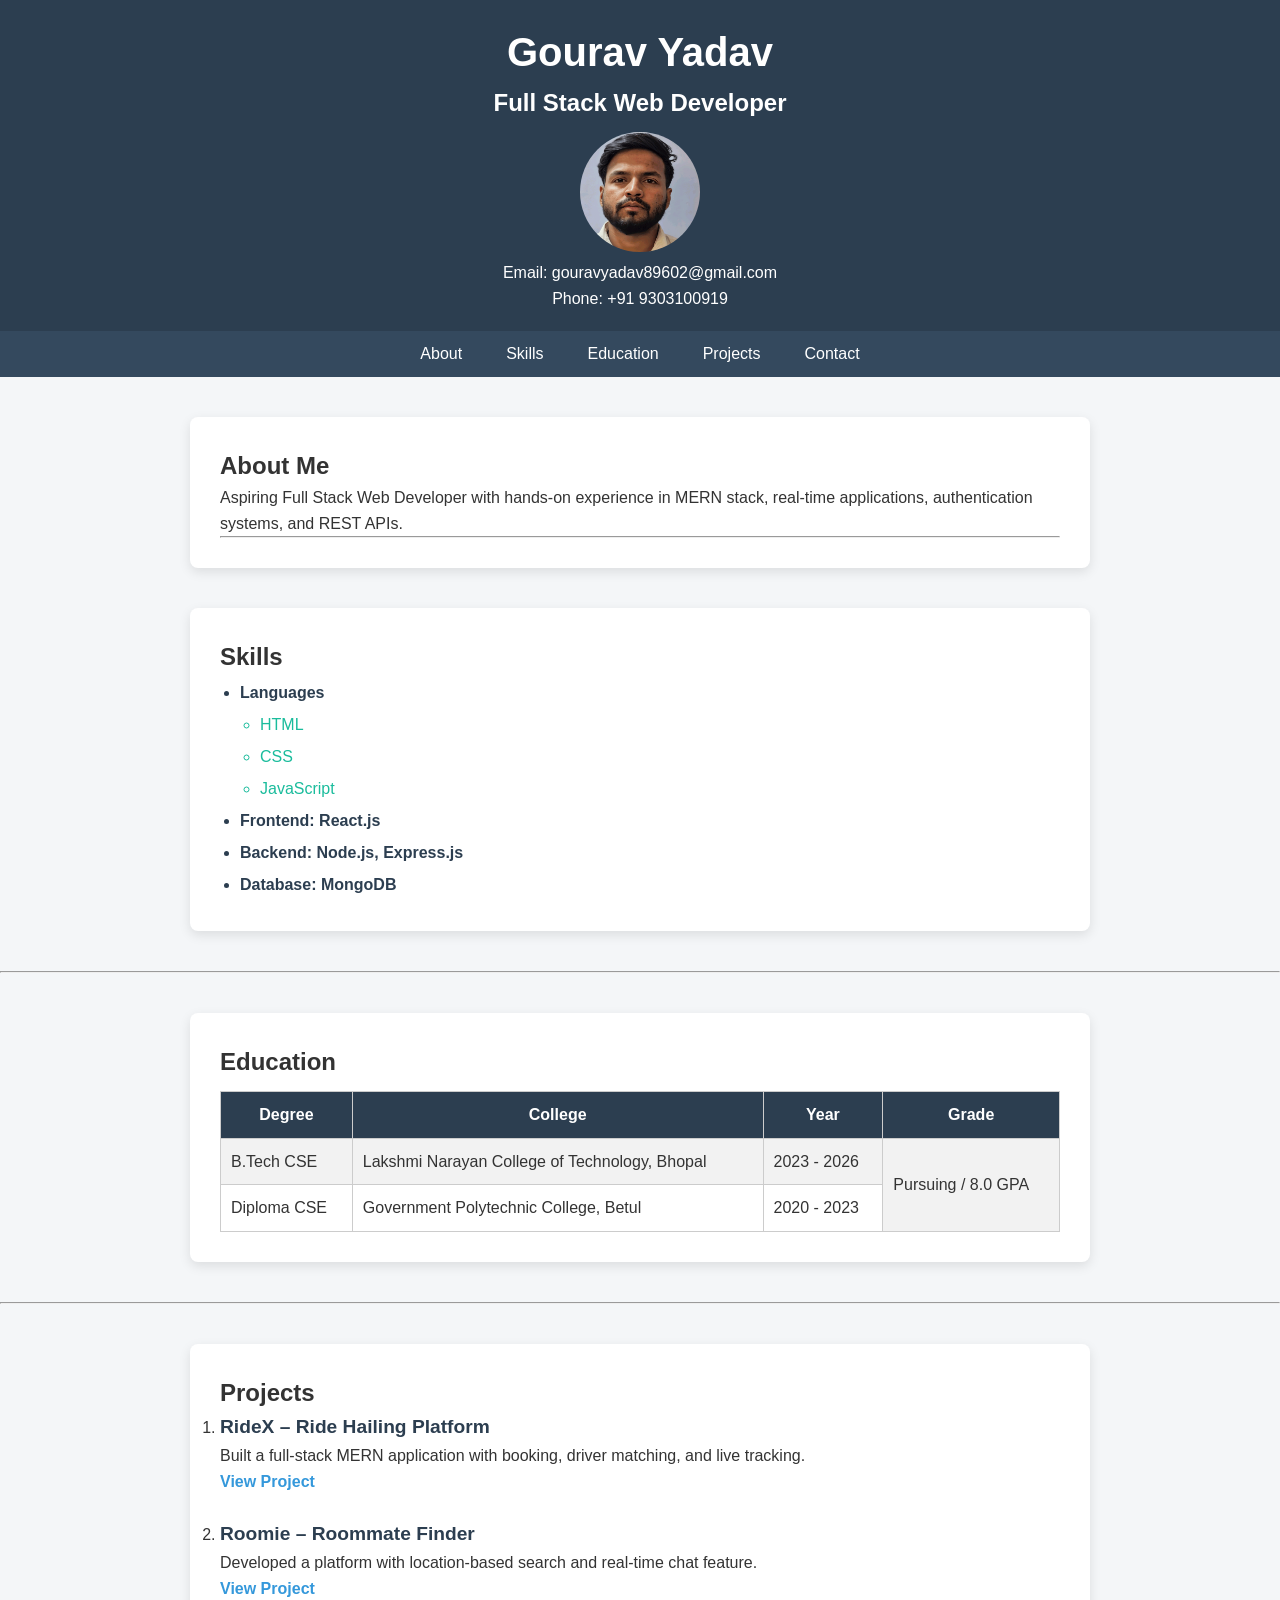
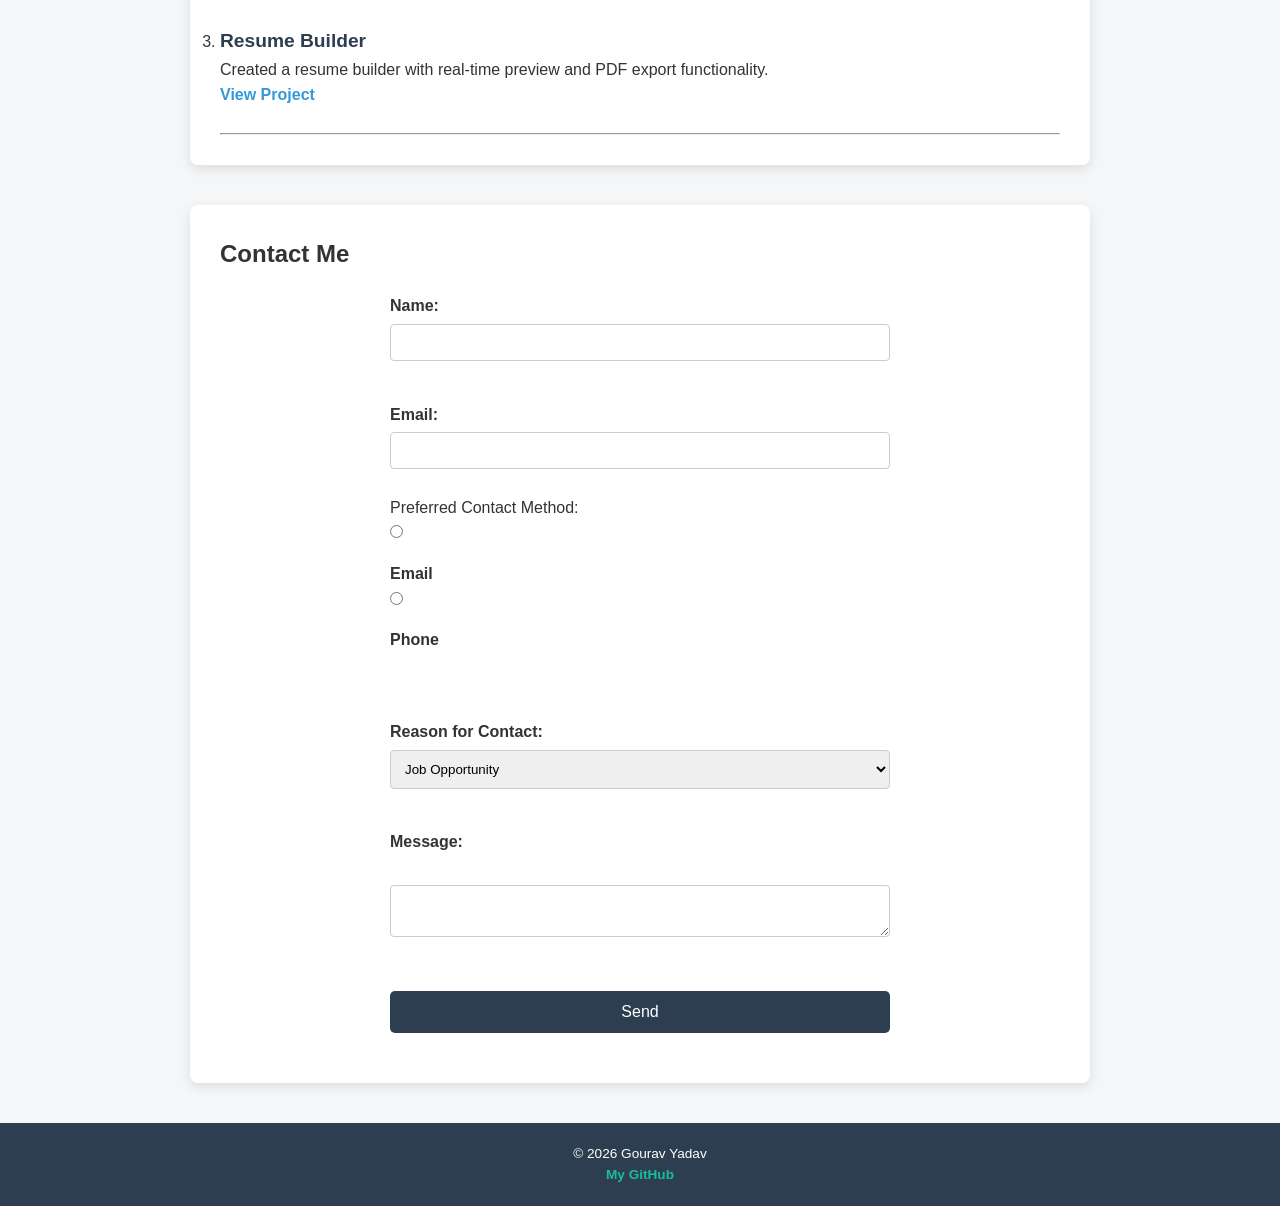
<file: out/production/git-assignment/gourav_frontend/html/gourav_portfolio.html>
<!-- This section demonstrates semantic HTML5 header implementation -->
<!DOCTYPE html>
<html>
<head>
  <title>Gourav Portfolio</title>
  <link rel="stylesheet" href="../css/gourav_styles.css">
</head>
<body>
<!-- this is my header section where i added my basic info -->
<header>
  <h1>Gourav Yadav</h1>
  <h2>Full Stack Web Developer</h2>
  <img src="photo.png" alt="Gourav Yadav profile photo">
  <p>Email: gouravyadav89602@gmail.com</p>
  <p>Phone: +91 9303100919</p>
</header>
<!-- navigation links to jump between sections -->
<nav>
  <ul>
    <li><a href="#about">About</a></li>
    <li><a href="#skills">Skills</a></li>
    <li><a href="#education">Education</a></li>
    <li><a href="#projects">Projects</a></li>
    <li><a href="#contact">Contact</a></li>
  </ul>
</nav>
<!-- short intro about me and what i do -->
<section id="about">
  <h2>About Me</h2>
  <p>
    Aspiring Full Stack Web Developer with hands-on experience in MERN stack,
    real-time applications, authentication systems, and REST APIs.
  </p>
  <hr>
</section>
<!-- listing my skills in nested format -->
<section id="skills">
  <h2>Skills</h2>
  <ul>
    <li>Languages
      <ul>
        <li>HTML</li>
        <li>CSS</li>
        <li>JavaScript</li>
      </ul>
    </li>
    <li>Frontend: React.js</li>
    <li>Backend: Node.js, Express.js</li>
    <li>Database: MongoDB</li>
  </ul>
</section>
<hr>
<!-- education details shown using table -->
<section id="education">
  <h2>Education</h2>

  <table border="1">
    <tr>
      <th>Degree</th>
      <th>College</th>
      <th>Year</th>
      <th>Grade</th>
    </tr>

    <tr>
      <td>B.Tech CSE</td>
      <td>Lakshmi Narayan College of Technology, Bhopal</td>
      <td>2023 - 2026</td>
      <td rowspan="2">Pursuing / 8.0 GPA</td>
    </tr>

    <tr>
      <td>Diploma CSE</td>
      <td>Government Polytechnic College, Betul</td>
      <td>2020 - 2023</td>
    </tr>

  </table>
</section>
<hr>
<!-- some of my projects with short description -->
<section id="projects">
  <h2>Projects</h2>

  <ol>
    <li>
      <strong>RideX – Ride Hailing Platform</strong><br>
      Built a full-stack MERN application with booking, driver matching, and live tracking.<br>
      <a href="https://github.com/Gourav1588">View Project</a>
    </li>

    <li>
      <strong>Roomie – Roommate Finder</strong><br>
      Developed a platform with location-based search and real-time chat feature.<br>
      <a href="https://github.com/Gourav1588">View Project</a>
    </li>

    <li>
      <strong>Resume Builder</strong><br>
      Created a resume builder with real-time preview and PDF export functionality.<br>
      <a href="https://github.com/Gourav1588">View Project</a>
    </li>
  </ol>
  <hr>

</section>
<!-- contact form so anyone can reach me -->

<section id="contact">
  <h2>Contact Me</h2>

  

  <form>
    <label for="name">Name:</label>
    <input type="text" id="name" name="name"><br><br>

    <label for="email">Email:</label>
    <input type="email" id="email" name="email"><br><br>

    <p>Preferred Contact Method:</p>
    <input type="radio" id="contact_email" name="contact_method" value="email">
    <label for="contact_email">Email</label>
    <input type="radio" id="contact_phone" name="contact_method" value="phone">
    <label for="contact_phone">Phone</label><br><br>

    <label for="role">Reason for Contact:</label>
    <select id="role" name="role">
      <option value="job">Job Opportunity</option>
      <option value="collab">Collaboration</option>
      <option value="other">Other</option>
    </select><br><br>

    <label for="message">Message:</label><br>
    <textarea id="message" name="message"></textarea><br><br>

    <input type="submit" value="Send">
  </form>
</section>
</section>
<!-- footer with copyright and github link -->

<footer>
  <p>© 2026 Gourav Yadav</p>
  <a href="https://github.com/Gourav1588">My GitHub</a>
</footer>


</body>
</html>
</file>
<file: Capstone_VehicleRentalSystem/frontend/css/global.css>
/* =========================================================================
   DriveEasy - Global Design System & Utility Classes (global.css)
   ========================================================================= */

/* =========================================================================
   1. GLOBAL VARIABLES & THEME
   ========================================================================= */
:root {
  --bg: #0B0E14;
  --panel: #131720;
  --text: #F8FAFC;
  --muted: #94A3B8;
  --accent: #F97316;
  --line: rgba(255, 255, 255, 0.08);
  --white: #FFFFFF;
}

/* =========================================================================
   2. CORE RESET & BASE TYPOGRAPHY
   ========================================================================= */

* {
  margin: 0;
  padding: 0;
  box-sizing: border-box;
}

body {
  background-color: var(--bg);
  color: var(--text);
  font-family: 'Inter', sans-serif;
  font-size: 14px;
  line-height: 1.6;
  overflow-x: hidden;
  background-image: radial-gradient(circle at top, rgba(249, 115, 22, 0.1), transparent);
}

/* =========================================================================
   3. REUSABLE UI COMPONENTS
   ========================================================================= */

/* --- Button System --- */
.btn,
.btn-hero,
.btn-accent,
.btn-outline,
.btn-ghost,
.btn-search,
.btn-cta {
  display: inline-flex;
  align-items: center;
  justify-content: center;
  padding: 10px 24px;
  border-radius: 8px;
  font-size: 14px;
  font-weight: 600;
  text-decoration: none;
  cursor: pointer;
  transition: all 0.2s ease;
  border: none;
  font-family: inherit;
}

/* Primary Brand Buttons */
.btn-accent,
.btn-hero,
.btn-cta {
  background-color: var(--accent);
  color: var(--white);
}

/* Alternative Utility Buttons */
.btn-search {
  background-color: var(--white);
  color: var(--bg);
}

/* Transparent / Bordered Buttons */
.btn-outline,
.btn-ghost {
  background: transparent;
  border: 1px solid var(--line);
  color: var(--text);
}

/* Shared Hover States */
.btn:hover,
.btn-hero:hover,
.btn-accent:hover {
  opacity: 0.9;
  transform: translateY(-2px);
}

/* --- Section Headers --- */
.section-header {
  text-align: center;
  margin-bottom: 48px;
  display: flex;
  flex-direction: column;
  align-items: center;
  width: 100%;
}

.section-subtitle {
  color: var(--accent);
  font-size: 14px;
  font-weight: 700;
  text-transform: uppercase;
  letter-spacing: 1.5px;
  margin-bottom: 8px;
}

.section-header h2 {
  font-size: clamp(28px, 4vw, 40px);
  color: var(--white);
  font-family: 'Space Grotesk', sans-serif;
  margin: 0;
}

/* --- Call to Action Cards --- */
.cta-section {
  padding: 80px 5%;
  text-align: center;
}

.cta-card {
  background: var(--panel);
  padding: 50px;
  border-radius: 15px;
  border: 1px solid var(--line);
}

/* =========================================================================
   4. STRUCTURAL LAYOUTS
   ========================================================================= */

/* --- Navigation Bar --- */
nav {
  position: fixed;
  top: 0;
  width: 100%;
  display: flex;
  justify-content: space-between;
  align-items: center;
  padding: 15px 5%;
  background: rgba(11, 14, 20, 0.8);
  backdrop-filter: blur(10px);
  border-bottom: 1px solid var(--line);
  z-index: 1000;
}

.logo {
  font-size: 20px;
  font-weight: 800;
  color: var(--white);
  text-decoration: none;
}

.logo span {
  color: var(--accent);
}

nav ul {
  display: flex;
  gap: 30px;
  list-style: none;
}

nav ul a {
  text-decoration: none;
  color: var(--muted);
  font-weight: 500;
  transition: color 0.2s ease;
}

nav ul a:hover {
  color: var(--white);
}

/* --- Footer Area --- */
footer {
  background: var(--panel);
  padding: 60px 5% 30px;
  border-top: 1px solid var(--line);
}

.footer-top {
  display: grid;
  grid-template-columns: repeat(auto-fit, minmax(200px, 1fr));
  gap: 40px;
  margin-bottom: 50px;
}

.footer-links h4 {
  color: var(--white);
  margin-bottom: 15px;
  font-size: 12px;
  text-transform: uppercase;
}

.footer-links ul {
  list-style: none;
}

.footer-links a {
  color: var(--muted);
  text-decoration: none;
  display: block;
  margin-bottom: 8px;
  transition: color 0.2s ease;
}

.footer-links a:hover {
  color: var(--white);
}

/* =========================================================================
   5. INTERACTIVE UTILITIES
   ========================================================================= */

/* --- Toast Notifications --- */
.toast {
  position: fixed;
  bottom: 20px;
  right: 20px;
  background: var(--panel);
  border: 1px solid var(--accent);
  padding: 12px 24px;
  border-radius: 8px;
  opacity: 0;
  transition: opacity 0.3s ease;
  z-index: 2000;
  pointer-events: none;
}

.toast.show {
  opacity: 1;
}
</file>
<file: Capstone_VehicleRentalSystem/frontend/css/index.css>
/* =========================================================================
   DriveEasy - Landing Page Styles (index.css)
   ========================================================================= */

/* =========================================================================
   1. VARIABLES & CORE RESET
   ========================================================================= */

:root {
  --bg: #0B0E14;
  --panel: #131720;
  --text: #F8FAFC;
  --muted: #94A3B8;
  --accent: #F97316;
  --line: rgba(255, 255, 255, 0.08);
  --white: #FFFFFF;
}

* {
  margin: 0;
  padding: 0;
  box-sizing: border-box;
  font-family: 'Inter', -apple-system, sans-serif;
}

body {
  background-color: var(--bg);
  color: var(--text);
  line-height: 1.6;
  overflow-x: hidden;
  background-image: radial-gradient(circle at top right, rgba(249, 115, 22, 0.08), transparent);
}

/* =========================================================================
   2. NAVIGATION BAR
   ========================================================================= */

/**
 * Fixed header with backdrop blur for persistent navigation.
 */
nav {
  position: fixed;
  top: 0;
  width: 100%;
  display: flex;
  justify-content: space-between;
  align-items: center;
  padding: 15px 5%;
  background: rgba(11, 14, 20, 0.85);
  backdrop-filter: blur(12px);
  border-bottom: 1px solid var(--line);
  z-index: 1000;
}

.logo {
  font-size: 22px;
  font-weight: 700;
  color: var(--white);
  text-decoration: none;
}

.logo span {
  color: var(--accent);
}

nav ul {
  display: flex;
  gap: 30px;
  list-style: none;
}

nav ul a {
  text-decoration: none;
  color: var(--muted);
  font-size: 14px;
  transition: color 0.2s ease;
}

nav ul a:hover {
  color: var(--white);
}

.nav-cta {
  display: flex;
  gap: 12px;
}

/* =========================================================================
   3. HERO SECTION
   ========================================================================= */

/**
 * Primary landing viewport.
 * Utilizes a flex column layout for vertical centering of the main proposition.
 */
.hero {
  min-height: 100vh;
  padding: 140px 5% 60px;
  display: flex;
  flex-direction: column;
  justify-content: center;
  position: relative;
}

.hero-tag {
  background: rgba(249, 115, 22, 0.1);
  color: var(--accent);
  padding: 6px 16px;
  border-radius: 100px;
  font-size: 11px;
  text-transform: uppercase;
  width: fit-content;
  margin-bottom: 24px;
}

h1 {
  font-size: clamp(36px, 6vw, 75px);
  font-weight: 800;
  color: var(--white);
  line-height: 1.1;
  max-width: 900px;
}

h1 em {
  color: var(--accent);
  font-style: normal;
}

.hero-sub {
  color: var(--muted);
  max-width: 500px;
  margin: 20px 0 40px;
  font-size: 16px;
}

.hero-actions {
  display: flex;
  gap: 15px;
}

/**
 * Absolute positioned background visual element.
 * Excluded from pointer events to prevent interaction blocking.
 */
.hero-visual {
  position: absolute;
  right: 20px;
  top: 55%;
  transform: translateY(-50%);
  width: 45%;
  max-width: 600px;
  z-index: -1;
  pointer-events: none;
}

.hero-stats {
  display: flex;
  gap: 40px;
  margin-top: 60px;
  padding-top: 30px;
  border-top: 1px solid var(--line);
}

.stat-num {
  font-size: 32px;
  font-weight: 700;
  color: var(--white);
}

.stat-num span {
  color: var(--accent);
}

.stat-label {
  font-size: 12px;
  color: var(--muted);
}

/* =========================================================================
   4. SEARCH CARD COMPONENT
   ========================================================================= */

/**
 * Quick search interface.
 * Utilizes a negative top margin to overlap the preceding hero section.
 */
.search-section {
  padding: 40px 5%;
  margin-top: -60px;
}

.search-card {
  background: var(--panel);
  border: 1px solid var(--line);
  padding: 25px;
  border-radius: 16px;
  display: flex;
  gap: 15px;
  flex-wrap: wrap;
  align-items: flex-end;
  box-shadow: 0 20px 40px rgba(0, 0, 0, 0.5);
}

.search-field {
  flex: 1;
  min-width: 180px;
  display: flex;
  flex-direction: column;
  gap: 8px;
}

.search-field label {
  font-size: 10px;
  text-transform: uppercase;
  color: var(--muted);
}

.search-field input,
.search-field select {
  background: var(--bg);
  border: 1px solid var(--line);
  padding: 12px;
  border-radius: 8px;
  color: var(--white);
  outline: none;
}

/* =========================================================================
   5. VEHICLE PREVIEW GRID
   ========================================================================= */

.vehicles-section {
  padding: 80px 5%;
}

.vehicles-grid {
  display: grid;
  grid-template-columns: repeat(auto-fit, minmax(300px, 1fr));
  gap: 30px;
}

.vehicle-card {
  background: var(--panel);
  border: 1px solid var(--line);
  border-radius: 16px;
  overflow: hidden;
  transition: transform 0.3s ease, border-color 0.3s ease;
}

.vehicle-card:hover {
  transform: translateY(-5px);
  border-color: var(--accent);
}

.vehicle-img {
  height: 180px;
  background: #000;
  display: flex;
  justify-content: center;
  align-items: center;
  position: relative;
}

.vehicle-img svg {
  width: 80px;
  stroke: var(--muted);
  stroke-width: 1.5;
}

.vehicle-badge {
  position: absolute;
  top: 12px;
  right: 12px;
  background: rgba(52, 211, 153, 0.1);
  color: #34D399;
  padding: 4px 10px;
  font-size: 10px;
  border-radius: 6px;
}

.vehicle-info {
  padding: 20px;
}

.vehicle-cat {
  font-size: 11px;
  color: var(--accent);
  text-transform: uppercase;
  font-weight: 600;
}

.vehicle-name {
  font-size: 20px;
  margin: 8px 0 15px;
  color: var(--white);
}

.vehicle-tags {
  display: flex;
  gap: 8px;
  margin-bottom: 20px;
  flex-wrap: wrap;
}

.tag {
  font-size: 11px;
  background: var(--bg);
  padding: 5px 10px;
  border-radius: 4px;
  color: var(--muted);
}

.vehicle-footer {
  display: flex;
  justify-content: space-between;
  align-items: center;
  border-top: 1px solid var(--line);
  padding-top: 15px;
}

.vehicle-price {
  font-size: 20px;
  font-weight: 700;
  color: var(--white);
}

.vehicle-price span {
  font-size: 13px;
  color: var(--muted);
  font-weight: 400;
}

/* =========================================================================
   6. INSTRUCTIONAL & CATEGORY GRIDS
   ========================================================================= */

.how-section,
.categories-section {
  padding: 80px 5%;
  border-top: 1px solid var(--line);
}

.steps-grid,
.categories-grid {
  display: grid;
  grid-template-columns: repeat(auto-fit, minmax(220px, 1fr));
  gap: 20px;
  margin-top: 40px;
}

.step,
.cat-card {
  background: var(--panel);
  padding: 40px 25px;
  border-radius: 16px;
  border: 1px solid var(--line);
  text-align: center;
  transition: transform 0.3s ease, border-color 0.3s ease;
}

.step:hover,
.cat-card:hover {
  border-color: var(--accent);
  transform: translateY(-5px);
}

.step-num {
  font-size: 36px;
  font-weight: 800;
  color: var(--accent);
  margin-bottom: 15px;
  opacity: 0.3;
}

.cat-icon svg {
  width: 40px;
  height: 40px;
  stroke: var(--white);
  margin-bottom: 15px;
}

/* =========================================================================
   7. BUTTON COMPONENTS (Local Fallbacks)
   ========================================================================= */

.btn-accent,
.btn-hero,
.btn-cta,
.btn-search {
  background: var(--accent);
  color: var(--white);
  padding: 12px 24px;
  border-radius: 8px;
  border: none;
  font-weight: 700;
  text-decoration: none;
  cursor: pointer;
  transition: transform 0.2s ease, opacity 0.2s ease;
  display: inline-block;
}

.btn-outline,
.btn-ghost {
  background: transparent;
  border: 1px solid var(--line);
  color: var(--white);
  padding: 10px 20px;
  border-radius: 8px;
  text-decoration: none;
  transition: transform 0.2s ease, opacity 0.2s ease;
}

.btn-accent:hover,
.btn-hero:hover {
  transform: translateY(-2px);
  opacity: 0.9;
}

/* =========================================================================
   8. FOOTER
   ========================================================================= */

footer {
  background: var(--panel);
  padding: 80px 5% 30px;
  border-top: 1px solid var(--line);
}

.footer-top {
  display: grid;
  grid-template-columns: repeat(auto-fit, minmax(200px, 1fr));
  gap: 50px;
  margin-bottom: 50px;
}

.footer-links h4 {
  color: var(--white);
  text-transform: uppercase;
  font-size: 12px;
  margin-bottom: 20px;
}

.footer-links ul {
  list-style: none;
}

.footer-links a {
  color: var(--muted);
  text-decoration: none;
  display: block;
  margin-bottom: 10px;
  font-size: 14px;
}

.footer-bottom {
  display: flex;
  justify-content: space-between;
  border-top: 1px solid var(--line);
  padding-top: 25px;
  color: var(--muted);
  font-size: 13px;
}

/* =========================================================================
   9. ISOLATED AUTH & FEEDBACK UI
   ========================================================================= */

.auth-wrapper {
  min-height: 100vh;
  display: flex;
  justify-content: center;
  align-items: center;
  padding: 20px;
}

.auth-card {
  background: var(--panel);
  border: 1px solid var(--line);
  padding: 40px;
  border-radius: 16px;
  width: 100%;
  max-width: 420px;
}

.toast {
  position: fixed;
  bottom: 30px;
  right: 30px;
  background: var(--panel);
  border: 1px solid var(--accent);
  color: var(--white);
  padding: 15px 25px;
  border-radius: 8px;
  opacity: 0;
  transition: opacity 0.3s ease;
  z-index: 2000;
}

.toast.show {
  opacity: 1;
}
</file>
<file: out/production/git-assignment/gourav_frontend/mini_app/product_inventory_dashboard/css/style.css>
* {
  box-sizing: border-box;
  margin: 0;
  padding: 0;
}

body {
  font-family: 'Segoe UI', Tahoma, sans-serif;
  background: #12112a;
  color: #e0dff8;
  padding: 28px 16px;
  min-height: 100vh;
}

/* ── Centered container ── */
header,
#controls,
#analytics,
#productGrid,
#formSection {
  max-width: 960px;
  margin: 0 auto 20px;
}

/* ── Header ── */
header {
  background: linear-gradient(135deg, #6c3fc5, #c042b8);
  color: #fff;
  padding: 22px 30px;
  border-radius: 14px;
  box-shadow: 0 6px 24px rgba(192,66,184,0.35);
}

header h1 {
  font-size: 1.25rem;
  font-weight: 700;
  letter-spacing: 0.04em;
}

/* ── Controls ── */
#controls {
  background: #1c1b3a;
  border-radius: 14px;
  padding: 18px 24px;
  border: 1px solid #2e2b55;
  display: flex;
  flex-wrap: wrap;
  gap: 12px;
  align-items: center;
}

#controls input,
#controls select {
  padding: 9px 13px;
  border: 1px solid #3a3760;
  border-radius: 8px;
  font-size: 0.88rem;
  font-family: inherit;
  background: #12112a;
  outline: none;
  color: #e0dff8;
  flex: 1;
  min-width: 150px;
}

#controls input:focus,
#controls select:focus {
  border-color: #a855f7;
  box-shadow: 0 0 0 3px rgba(168,85,247,0.15);
}

#controls input::placeholder {
  color: #5a587a;
}

#controls select option {
  background: #1c1b3a;
}

#lowStockBtn {
  padding: 9px 18px;
  border: 1px solid #3a3760;
  border-radius: 8px;
  background: #12112a;
  font-size: 0.88rem;
  font-family: inherit;
  cursor: pointer;
  color: #c0bef0;
  white-space: nowrap;
  font-weight: 600;
}

#lowStockBtn:hover {
  border-color: #a855f7;
  color: #a855f7;
}

#lowStockBtn.active {
  background: linear-gradient(135deg, #7c3aed, #c042b8);
  color: #fff;
  border-color: transparent;
  box-shadow: 0 0 12px rgba(168,85,247,0.4);
}

/* ── Analytics ── */
#analytics {
  display: grid;
  grid-template-columns: repeat(4, 1fr);
  gap: 14px;
}

#totalProducts,
#totalValue,
#outOfStock,
#categoryStats {
  border-radius: 12px;
  padding: 20px 18px;
  font-size: 0.72rem;
  font-weight: 700;
  text-transform: uppercase;
  letter-spacing: 0.07em;
  border: 1px solid #2e2b55;
}

#totalProducts {
  background: linear-gradient(135deg, #3b2d8a, #6c3fc5);
  color: #fff;
  box-shadow: 0 4px 16px rgba(108,63,197,0.35);
  border-color: transparent;
}

#totalValue {
  background: linear-gradient(135deg, #7c2d8a, #c042b8);
  color: #fff;
  box-shadow: 0 4px 16px rgba(192,66,184,0.35);
  border-color: transparent;
}

#outOfStock {
  background: linear-gradient(135deg, #8a2d5a, #d04080);
  color: #fff;
  box-shadow: 0 4px 16px rgba(208,64,128,0.3);
  border-color: transparent;
}

#categoryStats {
  background: #1c1b3a;
  color: #a0a0d8;
  display: flex;
  flex-direction: column;
  gap: 5px;
}

#categoryStats p {
  font-size: 0.78rem;
  font-weight: 500;
  color: #8888bb;
  text-transform: none;
  letter-spacing: 0;
}

/* ── Product Grid ── */
#productGrid {
  display: grid;
  grid-template-columns: repeat(3, 1fr);
  gap: 16px;
}

#productGrid > div {
  background: #1c1b3a;
  border-radius: 12px;
  padding: 18px;
  border: 1px solid #2e2b55;
  transition: border-color 0.2s, box-shadow 0.2s;
}

#productGrid > div:hover {
  border-color: #7c3aed;
  box-shadow: 0 0 16px rgba(124,58,237,0.2);
}

#productGrid > div h3 {
  font-size: 0.98rem;
  font-weight: 700;
  color: #e0dff8;
  margin-bottom: 12px;
}

#productGrid > div p {
  display: flex;
  justify-content: space-between;
  font-size: 0.83rem;
  margin-bottom: 6px;
  color: #8888bb;
}

#productGrid > div button {
  display: block;
  width: 100%;
  margin-top: 14px;
  padding: 8px;
  border: none;
  border-radius: 7px;
  font-size: 0.83rem;
  font-family: inherit;
  cursor: pointer;
  font-weight: 700;
  background: linear-gradient(135deg, #7c3aed, #c042b8);
  color: #fff;
  box-shadow: 0 2px 10px rgba(124,58,237,0.3);
  letter-spacing: 0.03em;
}

#productGrid > div button:hover {
  box-shadow: 0 4px 16px rgba(192,66,184,0.5);
  opacity: 0.9;
}

#productGrid > div button.edit-btn {
  background: transparent;
  border: 1px solid #3a3760;
  color: #c0bef0;
  box-shadow: none;
  margin-top: 8px;
}

#productGrid > div button.edit-btn:hover {
  border-color: #a855f7;
  color: #a855f7;
  box-shadow: none;
  opacity: 1;
}

#productGrid > p {
  grid-column: 1 / -1;
  text-align: center;
  color: #5a587a;
  padding: 48px;
  font-size: 0.95rem;
}

/* ── Form Section ── */
#formSection {
  background: #1c1b3a;
  border-radius: 14px;
  padding: 24px 28px;
  border: 1px solid #2e2b55;
}

#formSection h2 {
  font-size: 1rem;
  font-weight: 700;
  color: #c0bef0;
  margin-bottom: 18px;
  padding-bottom: 10px;
  border-bottom: 1px solid #2e2b55;
}

#productForm {
  display: grid;
  grid-template-columns: 1fr 1fr;
  gap: 14px;
  align-items: end;
}

#productForm label {
  display: block;
  font-size: 0.75rem;
  font-weight: 700;
  color: #7878aa;
  margin-bottom: 5px;
  text-transform: uppercase;
  letter-spacing: 0.06em;
}

#productForm input,
#productForm select {
  width: 100%;
  padding: 9px 13px;
  border: 1px solid #3a3760;
  border-radius: 8px;
  font-size: 0.88rem;
  font-family: inherit;
  background: #12112a;
  outline: none;
  color: #e0dff8;
}

#productForm input:focus,
#productForm select:focus {
  border-color: #a855f7;
  box-shadow: 0 0 0 3px rgba(168,85,247,0.15);
}

#productForm select option {
  background: #1c1b3a;
}

#productForm button[type="submit"] {
  grid-column: 1 / -1;
  padding: 11px;
  background: linear-gradient(135deg, #6c3fc5, #c042b8);
  border: none;
  border-radius: 8px;
  color: #fff;
  font-size: 0.9rem;
  font-family: inherit;
  font-weight: 700;
  cursor: pointer;
  letter-spacing: 0.05em;
  box-shadow: 0 4px 16px rgba(192,66,184,0.35);
}

#productForm button[type="submit"]:hover {
  box-shadow: 0 6px 22px rgba(192,66,184,0.5);
  opacity: 0.92;
}

/* ── Stock Badges ── */
.badge {
  display: inline-block;
  font-size: 0.65rem;
  font-weight: 700;
  padding: 2px 8px;
  border-radius: 20px;
  vertical-align: middle;
  letter-spacing: 0.04em;
}

.low-stock {
  background: rgba(220, 80, 80, 0.15);
  color: #ff6b6b;
  border: 1px solid #ff6b6b;
}

.out-of-stock {
  background: rgba(180, 40, 40, 0.2);
  color: #ff4444;
  border: 1px solid #ff4444;
}

/* ── Toast Notification ── */
#toast {
  position: fixed;
  bottom: 30px;
  right: 30px;
  background: #2e2b55;
  color: #e0dff8;
  padding: 12px 22px;
  border-radius: 8px;
  font-size: 0.88rem;
  font-family: inherit;
  border: 1px solid #7c3aed;
  box-shadow: 0 4px 16px rgba(124,58,237,0.3);
  opacity: 0;
  transform: translateY(12px);
  transition: opacity 0.3s ease, transform 0.3s ease;
  z-index: 999;
}

#toast.show {
  opacity: 1;
  transform: translateY(0);
}

/* ── Edit Modal ── */
#editModal {
  display: none;
  position: fixed;
  inset: 0;
  background: rgba(0, 0, 0, 0.6);
  z-index: 100;
  align-items: center;
  justify-content: center;
}

#editModalBox {
  background: #1c1b3a;
  border: 1px solid #2e2b55;
  border-radius: 14px;
  padding: 28px;
  width: 100%;
  max-width: 400px;
  display: flex;
  flex-direction: column;
  gap: 10px;
}

#editModalBox h2 {
  font-size: 1rem;
  font-weight: 700;
  color: #c0bef0;
  margin-bottom: 6px;
}

#editModalBox label {
  font-size: 0.75rem;
  font-weight: 700;
  color: #7878aa;
  text-transform: uppercase;
  letter-spacing: 0.05em;
}

#editModalBox input,
#editModalBox select {
  padding: 9px 12px;
  border: 1px solid #3a3760;
  border-radius: 7px;
  background: #12112a;
  color: #e0dff8;
  font-size: 0.88rem;
  font-family: inherit;
  outline: none;
}

#editModalBox input:focus,
#editModalBox select:focus {
  border-color: #a855f7;
}

#editModalBox select option {
  background: #1c1b3a;
}

#saveEditBtn {
  padding: 10px;
  background: linear-gradient(135deg, #6c3fc5, #c042b8);
  border: none;
  border-radius: 7px;
  color: #fff;
  font-weight: 700;
  font-size: 0.88rem;
  font-family: inherit;
  cursor: pointer;
  margin-top: 4px;
}

#cancelEditBtn {
  padding: 10px;
  background: transparent;
  border: 1px solid #3a3760;
  border-radius: 7px;
  color: #8888bb;
  font-size: 0.88rem;
  font-family: inherit;
  cursor: pointer;
}

#cancelEditBtn:hover {
  border-color: #a855f7;
  color: #c0bef0;
}

/* ── Responsive ── */
@media (max-width: 700px) {
  #analytics { grid-template-columns: 1fr 1fr; }
  #productGrid { grid-template-columns: 1fr 1fr; }
}

@media (max-width: 480px) {
  #productGrid { grid-template-columns: 1fr; }
  #productForm { grid-template-columns: 1fr; }
  #controls { flex-direction: column; }
  #controls input, #controls select { width: 100%; }
}
</file>
<file: Capstone_VehicleRentalSystem/frontend/css/admin.css>
/* =========================================================================
   DriveEasy - Administrator Dashboard Styles (admin.css)
   ========================================================================= */

/* =========================================================================
   1. GLOBAL VARIABLES & BASE TYPOGRAPHY
   ========================================================================= */
:root {
    /* Color Palette */
    --bg-color: #0b0e14;
    --panel: #151a23;
    --line: #2a3140;
    --white: #ffffff;
    --text: #e2e8f0;
    --muted: #94a3b8;

    /* Brand & Status Colors */
    --accent: #f97316;
    --accent-glow: rgba(249, 115, 22, 0.2);
    --red: #ef4444;
    --green: #10b981;
}

body {
    background-color: var(--bg-color);
    color: var(--text);
    font-family: -apple-system, BlinkMacSystemFont, "Segoe UI", Roboto, Helvetica, Arial, sans-serif;
    margin: 0;
    padding: 0;
}

/* =========================================================================
   2. FORM ELEMENTS & INPUTS
   ========================================================================= */

/* Standardize input dimensions and behavior */
input:not([type="checkbox"]):not([type="radio"]),
select,
textarea {
    background: var(--bg-color);
    border: 1px solid var(--line);
    border-radius: 8px;
    padding: 12px 16px;
    color: var(--white);
    font-family: inherit;
    font-size: 14px;
    outline: none;
    transition: all 0.2s ease;
    box-sizing: border-box;
    width: 100%;
}

/* Focus states for accessibility and UX */
input:focus,
select:focus,
textarea:focus {
    border-color: var(--accent);
    box-shadow: 0 0 0 3px var(--accent-glow);
}

/* Form field containers */
.field {
    display: flex;
    flex-direction: column;
    gap: 8px;
    margin-bottom: 16px;
    width: 100%;
}

.field label {
    font-size: 11px;
    color: var(--muted);
    text-transform: uppercase;
    letter-spacing: 0.5px;
    font-weight: 600;
}

/* =========================================================================
   3. GLOBAL BUTTON STYLES
   ========================================================================= */

.btn-primary,
.btn-accent {
    background: var(--accent);
    color: var(--white);
    border: none;
    padding: 12px 24px;
    border-radius: 8px;
    font-weight: 600;
    cursor: pointer;
    transition: background 0.2s;
}

.btn-primary:hover,
.btn-accent:hover {
    background: #ea580c;
}

.btn-outline {
    background: transparent;
    color: var(--white);
    border: 1px solid var(--line);
    padding: 12px 24px;
    border-radius: 8px;
    font-weight: 600;
    cursor: pointer;
    transition: all 0.2s;
}

.btn-outline:hover {
    background: var(--line);
}

/* =========================================================================
   4. STRUCTURAL LAYOUT & NAVIGATION
   ========================================================================= */

/* Main CSS Grid defining the sidebar and content areas */
.admin-layout {
    padding: 80px 48px;
    max-width: 1400px;
    margin: 0 auto;
    display: grid;
    grid-template-columns: 260px 1fr;
    gap: 48px;
    align-items: start;
}

/* Persistent sticky sidebar */
.admin-sidebar {
    background: var(--panel);
    border: 1px solid var(--line);
    border-radius: 16px;
    padding: 32px 24px;
    display: flex;
    flex-direction: column;
    position: sticky;
    top: 80px;
    min-height: calc(100vh - 160px);
    box-sizing: border-box;
}

.sidebar-brand h2 {
    color: var(--white);
    margin: 0 0 48px 0;
    font-size: 24px;
}

.sidebar-brand span {
    color: var(--accent);
}

.sidebar-nav {
    display: flex;
    flex-direction: column;
    gap: 8px;
    flex: 1;
}

/* Navigation Interactive States */
.nav-btn {
    background: transparent;
    border: none;
    color: var(--muted);
    padding: 14px 16px;
    border-radius: 8px;
    text-align: left;
    font-size: 15px;
    font-weight: 500;
    cursor: pointer;
    transition: all 0.2s;
}

.nav-btn:hover {
    background: rgba(255, 255, 255, 0.05);
    color: var(--white);
}

.nav-btn.active {
    background: var(--accent);
    color: var(--white);
    font-weight: 600;
}

.logout-btn {
    color: var(--red);
    margin-top: auto;
    border-top: 1px solid var(--line);
    border-radius: 0;
    padding-top: 24px;
}

.logout-btn:hover {
    color: #f87171;
    background: transparent;
}

/* =========================================================================
   5. DASHBOARD METRICS & HEADER
   ========================================================================= */

.admin-header {
    display: flex;
    justify-content: space-between;
    align-items: flex-end;
    margin-bottom: 40px;
}

.admin-header h1 {
    font-size: 32px;
    margin: 0 0 8px 0;
    color: var(--white);
}

.admin-header p {
    color: var(--muted);
    margin: 0;
}

/* KPI Card Grid */
.stats-grid {
    display: grid;
    grid-template-columns: repeat(3, 1fr);
    gap: 24px;
    margin-bottom: 48px;
}

.stat-card {
    background: var(--panel);
    border: 1px solid var(--line);
    border-radius: 16px;
    padding: 24px;
}

.stat-card p {
    font-size: 12px;
    color: var(--muted);
    text-transform: uppercase;
    font-weight: 600;
    margin: 0 0 12px 0;
}

.stat-card h3 {
    font-size: 36px;
    font-weight: 700;
    color: var(--white);
    margin: 0;
}

/* =========================================================================
   6. DATA TABLES & ROW ACTIONS
   ========================================================================= */

.admin-panel {
    background: var(--panel);
    border: 1px solid var(--line);
    border-radius: 16px;
    overflow: hidden;
}

.panel-header {
    padding: 24px;
    border-bottom: 1px solid var(--line);
}

.panel-header h3 {
    margin: 0;
    font-size: 18px;
    color: var(--white);
}

.table-responsive {
    overflow-x: auto;
}

.admin-table {
    width: 100%;
    border-collapse: collapse;
    text-align: left;
}

.admin-table th {
    padding: 16px 24px;
    background: rgba(0, 0, 0, 0.3);
    font-size: 11px;
    color: var(--muted);
    text-transform: uppercase;
    letter-spacing: 1px;
    border-bottom: 1px solid var(--line);
}

.admin-table td {
    padding: 16px 24px;
    border-bottom: 1px solid var(--line);
    color: var(--text);
    font-size: 14px;
    vertical-align: middle;
}

.admin-table tr:hover td {
    background: rgba(255, 255, 255, 0.03);
}

/* Standardized Inline Action Buttons (Overrides applied for specificity) */
.action-btn {
    display: inline-flex !important;
    align-items: center;
    justify-content: center;
    background-color: #1e293b !important;
    color: #ffffff !important;
    border: 1px solid var(--line) !important;
    padding: 6px 14px !important;
    border-radius: 6px !important;
    cursor: pointer !important;
    font-size: 12px !important;
    font-weight: 600 !important;
    transition: all 0.2s ease !important;
    text-decoration: none !important;
    min-width: 85px;
}

.action-btn:hover {
    background-color: #334155 !important;
    border-color: var(--muted) !important;
    transform: translateY(-1px);
}

/* Destructive Action Override */
.action-btn.delete {
    color: #f87171 !important;
    border-color: rgba(239, 68, 68, 0.3) !important;
}

.action-btn.delete:hover {
    background-color: rgba(239, 68, 68, 0.1) !important;
    border-color: #ef4444 !important;
}

/* Shared Status Indicator */
.status-badge {
    padding: 4px 10px;
    border-radius: 4px;
    font-size: 11px;
    font-weight: 700;
}

/* =========================================================================
   7. MODAL DIALOG COMPONENTS
   ========================================================================= */

/* Background obscuration layer */
.modal-overlay {
    position: fixed;
    top: 0; left: 0; right: 0; bottom: 0;
    background: rgba(11, 14, 20, 0.85);
    backdrop-filter: blur(4px);
    z-index: 2000;
    display: none;
    align-items: center;
    justify-content: center;
    opacity: 0;
    transition: opacity 0.3s ease;
}

.modal-overlay.active {
    display: flex;
    opacity: 1;
}

/* Modal structural container */
.modal-content {
    background: var(--panel);
    border: 1px solid var(--line);
    border-radius: 20px;
    width: 100%;
    max-width: 500px;
    padding: 32px;
    position: relative;
    transform: translateY(20px);
    transition: transform 0.3s ease;
}

.modal-overlay.active .modal-content {
    transform: translateY(0);
}

.modal-close {
    position: absolute;
    top: 24px;
    right: 24px;
    background: transparent;
    border: none;
    color: var(--muted);
    font-size: 24px;
    cursor: pointer;
    transition: color 0.2s ease;
}

.modal-close:hover {
    color: var(--white);
}

.modal-content h3 {
    font-size: 24px;
    color: var(--white);
    margin: 0 0 24px 0;
}

.modal-actions {
    display: flex;
    gap: 12px;
    margin-top: 24px;
}

.modal-actions button {
    flex: 1;
    padding: 14px;
    font-size: 15px;
}

/* =========================================================================
   8. FEEDBACK NOTIFICATIONS (TOAST)
   ========================================================================= */

.toast {
    position: fixed;
    bottom: 30px;
    right: 30px;
    background: var(--white);
    color: var(--bg-color);
    padding: 16px 24px;
    border-radius: 8px;
    font-weight: 600;
    box-shadow: 0 10px 25px rgba(0, 0, 0, 0.5);
    z-index: 3000;
    transform: translateY(100px);
    opacity: 0;
    transition: all 0.3s cubic-bezier(0.68, -0.55, 0.265, 1.55);
}

.toast.show {
    transform: translateY(0);
    opacity: 1;
}
</file>
<file: Capstone_VehicleRentalSystem/frontend/css/auth.css>
/* =========================================================================
   DriveEasy - Authentication Styles (auth.css)
   ========================================================================= */

/* =========================================================================
   1. AUTHENTICATION LAYOUT
   ========================================================================= */

/**
 * Centered container for authentication forms.
 * Utilizes flexbox for viewport centering and a subtle radial gradient.
 */
.auth-wrapper {
  min-height: 100vh;
  display: flex;
  justify-content: center;
  align-items: center;
  padding: 20px;
  background-image: radial-gradient(circle at bottom right, rgba(249, 115, 22, 0.05), transparent);
}

/**
 * The primary card component for login and registration forms.
 * Includes entrance animations and elevation via box-shadow.
 */
.auth-card {
  background: var(--panel);
  border: 1px solid var(--line);
  border-radius: 12px;
  padding: 40px;
  width: 100%;
  max-width: 400px;
  box-shadow: 0 20px 40px rgba(0,0,0,0.4);
  animation: authFadeIn 0.5s ease-out;
}

@keyframes authFadeIn {
  from { opacity: 0; transform: translateY(10px); }
  to { opacity: 1; transform: translateY(0); }
}

/* =========================================================================
   2. TYPOGRAPHY & HEADERS
   ========================================================================= */

.auth-header {
  text-align: center;
  margin-bottom: 30px;
}

.auth-header h2 {
  font-size: 24px;
  color: var(--white);
  margin-bottom: 8px;
}

.auth-header p {
  color: var(--muted);
  font-size: 14px;
}

/* =========================================================================
   3. FORM ARCHITECTURE
   ========================================================================= */

.auth-form {
  display: flex;
  flex-direction: column;
  gap: 15px;
}

.field {
  display: flex;
  flex-direction: column;
  gap: 6px;
}

.field label {
  font-size: 11px;
  text-transform: uppercase;
  color: var(--muted);
  letter-spacing: 1px;
}

/**
 * Input field styling with state transitions.
 */
.field input {
  background: var(--bg);
  border: 1px solid var(--line);
  padding: 12px;
  border-radius: 6px;
  color: var(--white);
  outline: none;
  transition: border-color 0.2s ease;
}

.field input:focus {
  border-color: var(--accent);
}

/* =========================================================================
   4. NAVIGATION & FOOTER
   ========================================================================= */

/**
 * Footer section for secondary navigation (e.g., "Create Account" link).
 */
.auth-footer {
  margin-top: 25px;
  padding-top: 20px;
  border-top: 1px solid var(--line);
  text-align: center;
  font-size: 13px;
}

.auth-footer a {
  color: var(--accent);
  text-decoration: none;
  font-weight: 600;
}

/**
 * Absolute positioned link to allow navigation back to the landing page.
 */
.back-home {
  position: absolute;
  top: 20px;
  left: 20px;
  color: var(--muted);
  text-decoration: none;
  font-size: 13px;
  transition: color 0.2s ease;
}

.back-home:hover {
  color: var(--white);
}
</file>
<file: Capstone_VehicleRentalSystem/frontend/css/profile.css>
/* ===============================
   1. CORE VARIABLES & RESET
   =============================== */
:root {
  --bg: #0B0E14;
  --panel: #131720;
  --text: #F8FAFC;
  --muted: #94A3B8;
  --accent: #F97316;
  --line: rgba(255, 255, 255, 0.08);
  --white: #FFFFFF;
  --red: #EF4444;
}

* {
  margin: 0; padding: 0;
  box-sizing: border-box;
  font-family: 'Inter', sans-serif;
}

body {
  background-color: var(--bg);
  color: var(--text);
  line-height: 1.6;
  overflow-x: hidden;
  background-image: radial-gradient(circle at top right, rgba(249, 115, 22, 0.05), transparent);
}

/* ===============================
   2. NAVIGATION & GLOBAL BUTTONS
   =============================== */
nav {
  position: fixed;
  top: 0; width: 100%;
  display: flex;
  justify-content: space-between;
  align-items: center;
  padding: 15px 5%;
  background: rgba(11, 14, 20, 0.9);
  backdrop-filter: blur(12px);
  border-bottom: 1px solid var(--line);
  z-index: 1000;
}

.logo { font-size: 22px; font-weight: 700; color: var(--white); text-decoration: none; }
.logo span { color: var(--accent); }

.nav-cta { display: flex; gap: 12px; }
.btn, .btn-hero, .btn-accent, .btn-outline, .btn-search, .btn-cta {
  display: inline-flex;
  align-items: center;
  justify-content: center;
  padding: 12px 24px;
  border-radius: 8px;
  font-weight: 600;
  text-decoration: none;
  cursor: pointer;
  transition: 0.2s;

  border: none;
  font-family: inherit;
}

.btn-accent, .btn-hero, .btn-cta { background: var(--accent); color: var(--white); }
.btn-outline { background: transparent; border: 1px solid var(--line); color: var(--text); }
.btn-search { background: var(--white); color: var(--bg); }
.btn:hover { transform: translateY(-2px); opacity: 0.9; }

/* ===============================
   3. DASHBOARD LAYOUT
   =============================== */
.dashboard-wrapper {
  padding: 120px 5% 50px;
  display: grid;
  grid-template-columns: 280px 1fr; /* Fixed Sidebar Width */
  gap: 40px;
  max-width: 1400px;
  margin: 0 auto;
  align-items: start;
}

.dash-sidebar {
  background: var(--panel);
  border: 1px solid var(--line);
  border-radius: 12px;
  padding: 24px;
  position: sticky;
  top: 100px;
}

.user-welcome {
  margin-bottom: 20px;
  padding-bottom: 20px;
  border-bottom: 1px solid var(--line);
}

.dash-nav {
  display: flex;
  flex-direction: column;
  gap: 8px;
}

.dash-link {
  width: 100%;
  padding: 12px 16px;
  border-radius: 8px;
  color: var(--muted);
  text-align: left;
  background: rgba(255,255,255,0.02);
  cursor: pointer;
}

.dash-link.active {
  background: var(--accent);
  color: var(--white);
}

.logout-btn {
  margin-top: 20px;
  color: var(--red);
  background: rgba(239, 68, 68, 0.05);
}

/* ===============================
   4. ACCOUNT SETTINGS
   =============================== */
.settings-form {
  background: var(--panel);
  border: 1px solid var(--line);
  padding: 32px;
  border-radius: 16px;
  max-width: 600px;
  display: flex;
  flex-direction: column;
  gap: 20px;
}

.settings-form .field {
  display: flex;
  flex-direction: column;
  gap: 8px;
}

.settings-form label {
  font-size: 14px;
  font-weight: 600;
  color: var(--white);
}

.settings-form input {
  width: 100%;
  background: var(--bg);
  border: 1px solid var(--line);
  padding: 12px 16px;
  border-radius: 8px;
  color: var(--white);
  outline: none;
  transition: 0.2s;
}

.settings-form input:focus { border-color: var(--accent); }

.settings-form p {
  font-size: 12px;
  color: var(--muted);
  margin-top: -10px;
}

/* ===============================
   5. BOOKING CARDS (List View)
   =============================== */
.tab-pane { display: none; }
.tab-pane.active { display: block; animation: fadeIn 0.4s ease; }

.booking-card {
  background: var(--panel);
  border: 1px solid var(--line);
  padding: 20px;
  border-radius: 12px;
  display: flex;
  justify-content: space-between;
  align-items: center;
  margin-bottom: 16px;
}

.booking-card:hover { border-color: var(--accent); }

.booking-details { display: flex; gap: 20px; align-items: center; }

.booking-icon {
  width: 55px; height: 55px;
  background: var(--bg);
  border-radius: 10px;
  display: flex; align-items: center; justify-content: center;
}

.booking-icon svg { width: 30px; stroke: var(--white); }

.status-badge {
  font-size: 10px; padding: 4px 10px; border-radius: 20px;
  font-weight: 700; text-transform: uppercase;
  background: rgba(16, 185, 129, 0.1); color: #10b981;
}

.booking-price { font-size: 20px; font-weight: 700; margin-top: 5px; }

/* ===============================
   6. UTILITIES & ANIMATIONS
   =============================== */
@keyframes fadeIn {
  from { opacity: 0; transform: translateY(10px); }
  to { opacity: 1; transform: translateY(0); }
}

.toast {
  position: fixed; bottom: 20px; right: 20px;
  background: var(--panel); border: 1px solid var(--accent);
  padding: 12px 20px; border-radius: 8px; opacity: 0; transition: 0.3s;
  z-index: 2000;
}
.toast.show { opacity: 1; }
</file>
<file: Capstone_VehicleRentalSystem/frontend/css/vehicles.css>
/* =========================================================================
   DriveEasy - Fleet Catalog & Booking Styles (vehicles.css)
   ========================================================================= */

/* =========================================================================
   1. PAGE HEADER & CATEGORY FILTERS
   ========================================================================= */

/**
 * Top-level header for the vehicle catalog page.
 */
.fleet-header {
  padding: 140px 64px 40px;
  text-align: center;
}

.fleet-header h1 {
  font-size: clamp(36px, 5vw, 56px);
  color: var(--white);
  margin-bottom: 16px;
  font-family: 'Space Grotesk', sans-serif;
}

.fleet-header p {
  max-width: 500px;
  margin: 0 auto;
  color: var(--muted);
  font-size: 16px;
  line-height: 1.6;
}

/**
 * Filter bar container and inputs for local data sorting.
 */
.filters-bar {
  padding: 0 64px 40px;
  display: flex;
  gap: 16px;
  justify-content: center;
  flex-wrap: wrap;
}

.filter-input {
  background: var(--panel);
  border: 1px solid var(--line);
  color: var(--white);
  border-radius: 8px;
  padding: 12px 16px;
  min-width: 200px;
  font-family: inherit;
  font-size: 14px;
  outline: none;
  transition: all 0.2s ease;
}

.filter-input:focus {
  border-color: var(--accent);
  box-shadow: 0 0 0 3px var(--accent-glow);
}

.filter-input option {
  background: var(--panel);
}

/* =========================================================================
   2. AVAILABILITY SEARCH COMPONENT
   ========================================================================= */

/**
 * Date-based querying interface to filter fleet by availability.
 * Centered above the primary vehicle grid.
 */
.availability-search {
  background: var(--panel);
  border: 1px solid var(--line);
  padding: 24px;
  border-radius: 16px;
  max-width: 800px;
  margin: 0 auto 40px auto;
  display: flex;
  gap: 16px;
  align-items: flex-end;
  flex-wrap: wrap;
}

.availability-search .date-field {
  flex: 1;
  min-width: 200px;
}

.availability-search input:focus {
  border-color: var(--accent);
  box-shadow: 0 0 0 3px var(--accent-glow);
}

.search-actions {
  display: flex;
  gap: 12px;
  height: 43px;
}

.search-actions button {
  padding: 0 24px;
  border-radius: 8px;
  font-weight: 600;
  font-family: 'Space Grotesk', sans-serif;
  cursor: pointer;
  transition: all 0.2s ease;
  border: none;
}

.btn-search {
  background: var(--accent);
  color: var(--white);
}

.btn-search:hover {
  filter: brightness(1.1);
  transform: translateY(-2px);
}

.btn-clear {
  background: var(--bg-color);
  border: 1px solid var(--line) !important;
  color: var(--white);
}

.btn-clear:hover {
  border-color: var(--muted) !important;
  transform: translateY(-2px);
}

/* =========================================================================
   3. FLEET GRID LAYOUT
   ========================================================================= */

.fleet-section {
  padding: 0 64px 80px;
}

.vehicles-grid {
  display: grid;
  grid-template-columns: repeat(auto-fill, minmax(300px, 1fr));
  gap: 24px;
}

/* =========================================================================
   4. VEHICLE CARD COMPONENTS
   ========================================================================= */

.vehicle-card {
  background: var(--panel);
  border: 1px solid var(--line);
  border-radius: 16px;
  display: flex;
  flex-direction: column;
  transition: all 0.2s ease;
  cursor: pointer;
  overflow: hidden;
  position: relative;
}

.vehicle-card:hover {
  transform: translateY(-4px);
  border-color: var(--muted);
  box-shadow: 0 12px 24px -10px rgba(0,0,0,0.5);
}

.vehicle-img {
  background: var(--bg-color);
  height: 180px;
  display: flex;
  align-items: center;
  justify-content: center;
  border-bottom: 1px solid var(--line);
  position: relative;
}

.vehicle-img svg {
  width: 80px;
  height: 80px;
  stroke: var(--muted);
  stroke-width: 1.5;
  fill: none;
  transition: all 0.2s ease;
}

.vehicle-card:hover .vehicle-img svg {
  transform: scale(1.05);
  stroke: var(--accent);
}

.vehicle-info {
  padding: 24px;
  display: flex;
  flex-direction: column;
  flex: 1;
}

.vehicle-cat {
  font-size: 11px;
  color: var(--muted);
  text-transform: uppercase;
  letter-spacing: 1px;
  margin-bottom: 8px;
  font-weight: 600;
}

.vehicle-name {
  font-size: 20px;
  font-weight: 700;
  color: var(--white);
  font-family: 'Space Grotesk', sans-serif;
  margin-bottom: 16px;
}

/**
 * Styling for the vehicle registration identifier.
 * Uses a monospace font for structured visual distinction.
 */
.vehicle-plate {
  font-family: 'JetBrains Mono', monospace;
  font-size: 0.75rem;
  background: #f1f1f1;
  color: #333;
  padding: 2px 6px;
  border-radius: 4px;
  display: inline-block;
  margin-bottom: 8px;
  border: 1px solid #ddd;
}

.vehicle-tags {
  display: flex;
  gap: 8px;
  flex-wrap: wrap;
  margin-bottom: 24px;
}

.tag {
  background: var(--bg-color);
  border: 1px solid var(--line);
  color: var(--muted);
  padding: 4px 10px;
  border-radius: 6px;
  font-size: 11px;
  font-weight: 600;
}

.vehicle-footer {
  display: flex;
  justify-content: space-between;
  align-items: center;
  margin-top: auto;
  padding-top: 16px;
  border-top: 1px solid var(--line);
}

.vehicle-price {
  font-size: 22px;
  font-weight: 700;
  color: var(--white);
}

.vehicle-price span {
  font-size: 13px;
  color: var(--muted);
  font-weight: 400;
}

/* =========================================================================
   5. OPERATIONAL STATUS INDICATORS
   ========================================================================= */

.status-badge {
  position: absolute;
  top: 12px;
  right: 12px;
  padding: 4px 10px;
  border-radius: 6px;
  font-size: 10px;
  font-weight: 700;
  text-transform: uppercase;
  letter-spacing: 0.5px;
  z-index: 2;
}

.status-available {
  background: rgba(16, 185, 129, 0.1);
  color: #10b981;
  border: 1px solid rgba(16, 185, 129, 0.3);
}

.status-booked {
  background: rgba(239, 68, 68, 0.1);
  color: #ef4444;
  border: 1px solid rgba(239, 68, 68, 0.3);
}

/**
 * Modifier class applied when a vehicle is retired or actively booked.
 * Disables interactions and applies visual desaturation.
 */
.vehicle-card.unavailable {
  opacity: 0.6;
  cursor: not-allowed;
  filter: grayscale(0.8);
}

.vehicle-card.unavailable:hover {
  transform: none;
  border-color: var(--line);
  box-shadow: none;
}

/* =========================================================================
   6. PAGINATION
   ========================================================================= */

.pagination {
  display: flex;
  justify-content: center;
  margin-top: 48px;
}

/* =========================================================================
   7. BOOKING TRANSACTION MODAL
   ========================================================================= */

.modal-overlay {
  position: fixed;
  top: 0; left: 0; right: 0; bottom: 0;
  background: rgba(11, 14, 20, 0.85);
  backdrop-filter: blur(8px);
  z-index: 2000;
  display: none;
  align-items: center;
  justify-content: center;
  transition: opacity 0.3s ease;
  opacity: 0;
}

.modal-overlay.active {
  display: flex;
  opacity: 1;
}

.modal-content {
  background: var(--panel);
  border: 1px solid var(--line);
  max-width: 480px;
  width: 90%;
  padding: 32px;
  border-radius: 20px;
  position: relative;
  transform: translateY(20px);
  transition: transform 0.3s ease;
}

.modal-overlay.active .modal-content {
  transform: translateY(0);
}

.modal-close {
  position: absolute;
  top: 24px;
  right: 24px;
  background: transparent;
  border: none;
  color: var(--muted);
  font-size: 20px;
  cursor: pointer;
  transition: color 0.2s ease;
}

.modal-close:hover {
  color: var(--white);
}

.modal-content h3 {
  font-size: 24px;
  color: var(--white);
  margin: 0 0 8px 0;
}

.modal-content > p {
  color: var(--muted);
  margin-bottom: 24px;
}

.date-grid {
  display: grid;
  grid-template-columns: 1fr 1fr;
  gap: 16px;
  margin-bottom: 24px;
}

.date-field {
  display: flex;
  flex-direction: column;
  gap: 8px;
}

.date-field label {
  font-size: 11px;
  color: var(--muted);
  text-transform: uppercase;
  font-weight: 600;
}

.date-field input {
  background: var(--bg-color);
  border: 1px solid var(--line);
  color: var(--white);
  padding: 12px;
  border-radius: 8px;
  font-family: inherit;
  color-scheme: dark;
}

/**
 * Visual breakdown of transaction costs within the booking modal.
 */
.booking-summary {
  background: var(--bg-color);
  border: 1px solid var(--line);
  padding: 16px;
  border-radius: 12px;
  margin-bottom: 24px;
}

.summary-row {
  display: flex;
  justify-content: space-between;
  margin-bottom: 12px;
  color: var(--muted);
  font-size: 14px;
}

.summary-row.total {
  margin-bottom: 0;
  padding-top: 12px;
  border-top: 1px dashed var(--line);
  color: var(--white);
  font-weight: 700;
  font-size: 18px;
}

.modal-actions {
  display: flex;
  gap: 12px;
}

.modal-actions button {
  flex: 1;
  padding: 14px;
  font-size: 15px;
  text-align: center;
}
</file>
<file: out/production/git-assignment/gourav_frontend/css/gourav_styles.css>
/* ===== GLOBAL RESET ===== */
/* Reset removes any default padding set by web browsers */
* {
  margin: 0;
  padding: 0;
  box-sizing: border-box;
}

/* ===== BODY STYLING ===== */
/* Using a simple font to make it easy to read */
body {
  font-family: Arial, sans-serif;
  background-color: #f4f6f8;
  color: #333; 
  line-height: 1.6; 
}

/* ===== HEADER ===== */
/* Centered layout for good presentation */
header {
  text-align: center;
  background-color: #2c3e50;
  color: white;
  padding: 20px;
}
header h1 {
  font-size: 2.5rem; /* Specific requirement for heading font-size */
}
/* Profile image style */
header img {
  width: 120px;
  height: 120px;
  border-radius: 50%; /* makes image circular */
  margin-top: 10px;
}
/* ===== NAVIGATION ===== */
/* Uses  Flexbox for horizontal layout */
nav ul {
  display: flex;
  justify-content: center;
  list-style: none; /* removes bullets */
  background-color: #34495e;
}

nav ul li {
  margin: 10px;
}

/*  links */
nav ul li a {
  text-decoration: none;
  color: white;
  padding: 8px 12px;
  transition: 0.3s;
}

/* Improved UI with a hover effect*/
nav ul li a:hover {
  background-color: #1abc9c;
  border-radius: 5px;
}

/* Highlights the entire section when the user jumps to it via the nav */
section:target {
  border: 2px solid #1abc9c;
  box-shadow: 0 0 15px rgba(26, 188, 156, 0.3); 
  padding: 20px;
}

/* Adding layout structure and spacing to all portfolio sections */
section {
  margin: 40px auto; 
  padding: 30px; 
  max-width: 900px;
  background-color: white;
  border-radius: 8px;
  box-shadow: 0 4px 12px rgba(0, 0, 0, 0.1); 
}

/* ===== SKILLS SECTION ===== */

#skills ul {
  line-height: 2;
  padding-left: 20px;
}

/*  Use font-weight to differentiate levels  */
#skills > ul > li {
  font-weight: bold; 
  color: #2c3e50;
}


#skills ul ul li {
  font-weight: normal; 
  color: #1abc9c;
}
/* =====  EDUCATION  SECTION ===== */
/* Improve table styling to enhance readability */
table {
  width: 100%;
  border-collapse: collapse; /* remove the double border */
  margin-top: 10px; 
}

table th, table td {
  border: 1px solid #ccc;
  padding: 10px;
  
}
table th {
  background-color: #2c3e50; /* Matches  header theme */
  color: white;
  text-align: center; 
}

/* Use alternating row colors to improve the user interface */
table tr:nth-child(even) {
  background-color: #f2f2f2; 
}
/* ===== PROJECTS SECTION STYLING ===== */

#projects ol li {
  margin-bottom: 25px;
  line-height: 1.6;
}

/* Styling project titles */
#projects strong {
  color: #2c3e50;
  font-size: 1.2rem;
}

/*  project links */
#projects a {
  color: #3498db; 
  text-decoration: none;
  font-weight: bold;
  transition: 0.3s;
}

/*  Add hover color effects */
#projects a:hover {
  color: #e74c3c; 
  text-decoration: underline;
}/* ===== CONTACT FORM STYLING ===== */

form {
  max-width: 500px;
  margin: 20px auto; 
}

/*  Align labels properly above inputs */
form label {
  display: block;
  margin-top: 15px;
  font-weight: bold;
}

/* Style all input fields uniformly (including select and textarea) */
form input[type="text"],
form input[type="email"],
form select,
form textarea {
  width: 100%; 
  padding: 10px; 
  margin-top: 5px;
  border: 1px solid #ccc;
  border-radius: 4px;
  box-sizing: border-box; 
}

/*  Style the submit button */
form input[type="submit"] {
  margin-top: 20px;
  padding: 12px;
  width: 100%;
  background-color: #2c3e50;
  color: white;
  border: none;
  border-radius: 5px;
  cursor: pointer; 
  font-size: 1rem;
  transition: background 0.3s; 
}

/* Hover effect for better UI/UX */
form input[type="submit"]:hover {
  background-color: #1abc9c;
}
/* ===== FOOTER STYLING ===== */
/*In this i  Center content, apply background, and reduce font size */
footer {
  text-align: center; 
  background-color: #2c3e50; 
  color: white;
  padding: 20px; 
  font-size: 0.85rem; 
  margin-top: 40px; 
}

/* Styling the footer link for better UI/UX */
footer a {
  color: #1abc9c; 
  text-decoration: none;
  font-weight: bold;
}

footer a:hover {
  text-decoration: underline;
}


/* ===== RESPONSIVE DESIGN ===== */
/* Mobile friendly layout */
@media (max-width: 768px) {

  /* Stack navigation vertically */
  nav ul {
    flex-direction: column;
    align-items: center;
  }

  /* Reduce space for small screens */
  section {
    margin: 10px;
    padding: 10px;
  }

  /* Make form fit mobile */
  form {
    width: 90%;
  }
}
</file>
